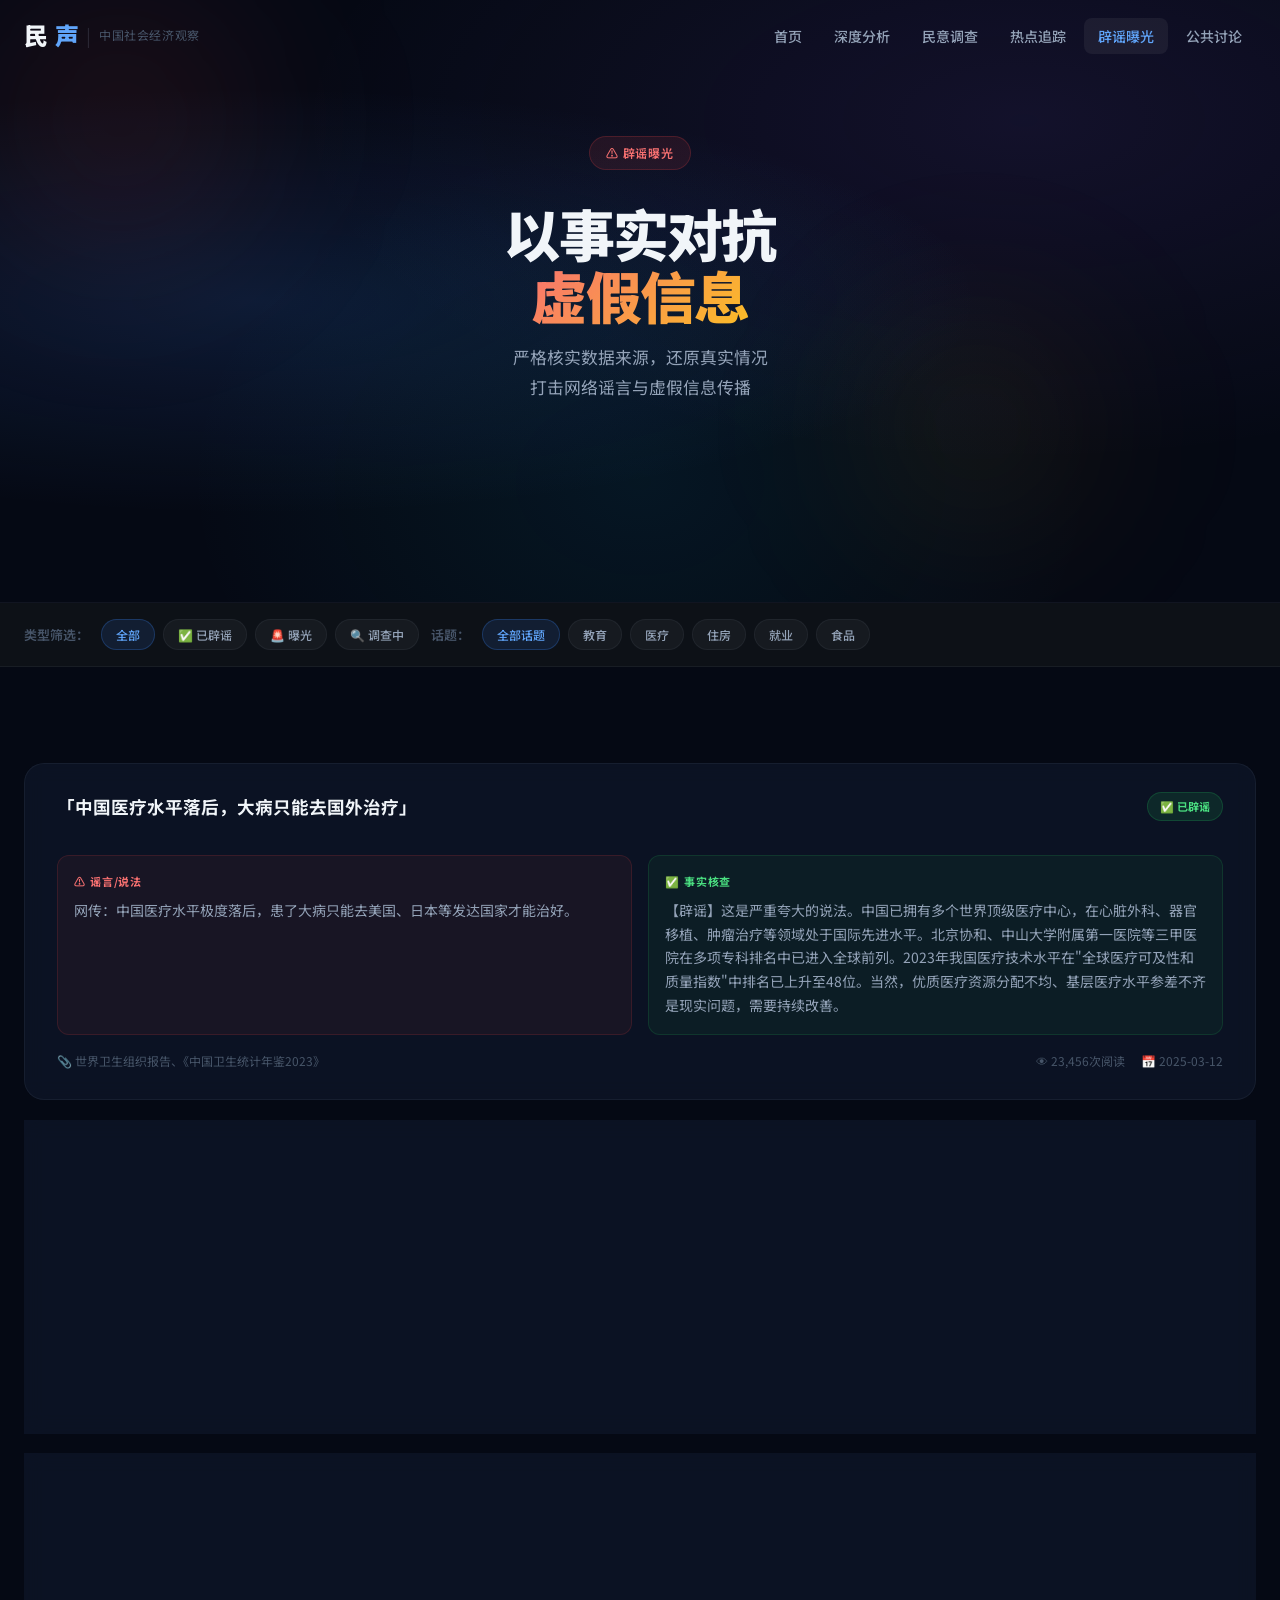
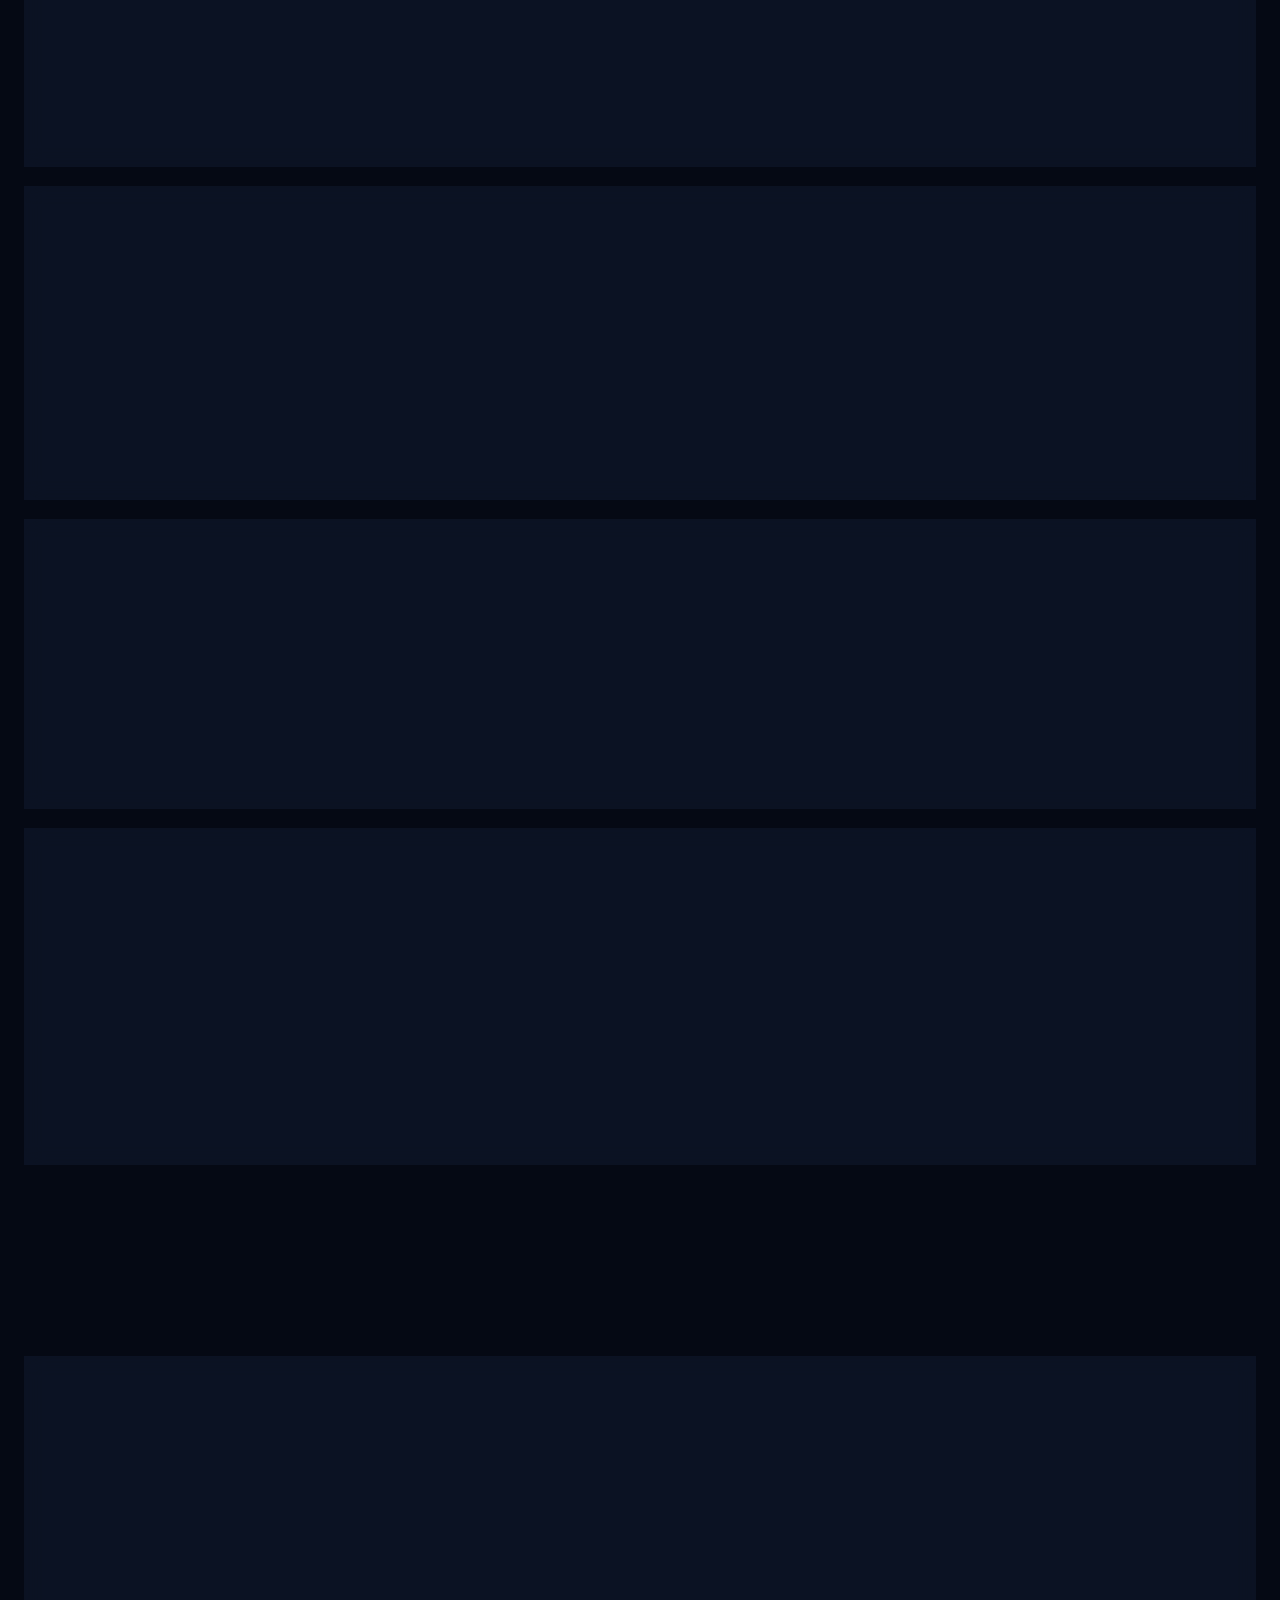
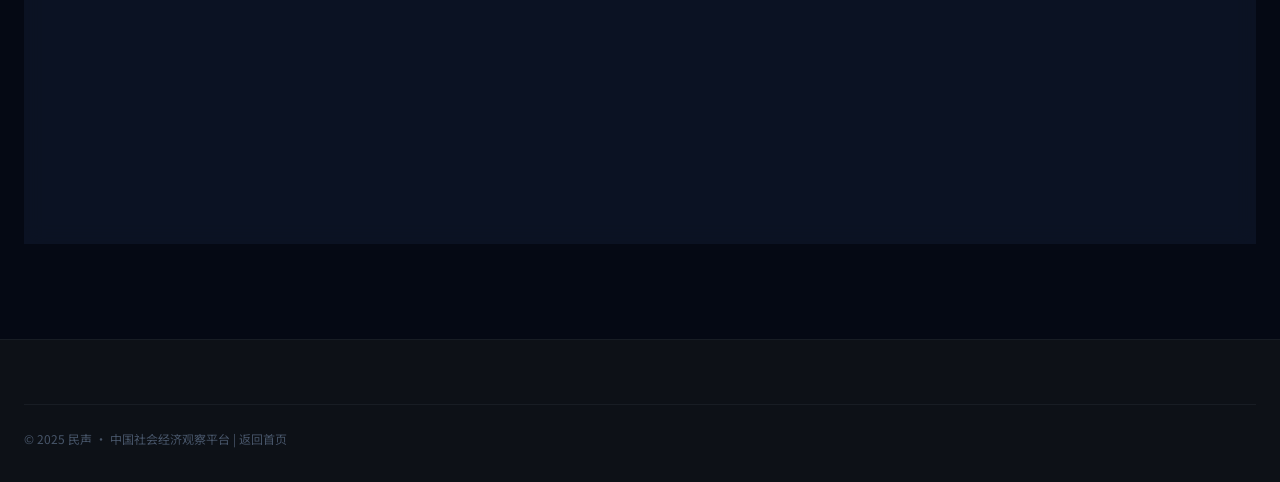
<file: debunk.html>
<!DOCTYPE html>
<html lang="zh-CN">
<head>
  <meta charset="UTF-8">
  <meta name="viewport" content="width=device-width, initial-scale=1.0">
  <title>辟谣曝光 | 民声 · 中国社会经济观察平台</title>
  <link rel="preconnect" href="https://fonts.googleapis.com">
  <link rel="preconnect" href="https://fonts.gstatic.com" crossorigin>
  <link href="https://fonts.googleapis.com/css2?family=Noto+Sans+SC:wght@300;400;500;700;900&display=swap" rel="stylesheet">
  <link rel="stylesheet" href="css/style.css">
</head>
<body>

<nav class="navbar" id="navbar">
  <div class="nav-container">
    <a href="index.html" class="nav-logo">
      <span class="logo-char">民</span><span class="logo-char accent">声</span>
      <span class="logo-divider">|</span>
      <span class="logo-sub">中国社会经济观察</span>
    </a>
    <ul class="nav-links" id="navLinks">
      <li><a href="index.html">首页</a></li>
      <li><a href="analysis.html">深度分析</a></li>
      <li><a href="polls.html">民意调查</a></li>
      <li><a href="trends.html">热点追踪</a></li>
      <li><a href="debunk.html" class="active">辟谣曝光</a></li>
      <li><a href="discuss.html">公共讨论</a></li>
    </ul>
    <button class="nav-toggle" id="navToggle"><span></span><span></span><span></span></button>
  </div>
</nav>

<section class="page-hero debunk-hero">
  <div class="page-hero-bg">
    <div class="hero-orb orb-red-1"></div>
    <div class="hero-orb orb-red-2"></div>
  </div>
  <div class="container">
    <div class="page-hero-content">
      <span class="section-tag warning-tag">⚠️ 辟谣曝光</span>
      <h1>以事实对抗<br><span class="gradient-text-red">虚假信息</span></h1>
      <p>严格核实数据来源，还原真实情况<br>打击网络谣言与虚假信息传播</p>
    </div>
    <div class="debunk-meta-bar">
      <div class="dmb-item green">
        <span class="dmb-icon">✅</span>
        <span class="dmb-num" id="debunkedCount">0</span>
        <span>已辟谣</span>
      </div>
      <div class="dmb-item red">
        <span class="dmb-icon">🚨</span>
        <span class="dmb-num" id="exposedCount">0</span>
        <span>已曝光</span>
      </div>
      <div class="dmb-item amber">
        <span class="dmb-icon">🔍</span>
        <span class="dmb-num" id="investigatingCount">0</span>
        <span>调查中</span>
      </div>
    </div>
  </div>
</section>

<!-- Filter -->
<div class="filter-bar">
  <div class="container">
    <div class="filter-group">
      <span class="filter-label">类型筛选：</span>
      <div class="filter-tags" id="debunkFilter">
        <button class="filter-tag active" data-type="all">全部</button>
        <button class="filter-tag green-tag" data-type="debunked">✅ 已辟谣</button>
        <button class="filter-tag red-tag" data-type="exposed">🚨 曝光</button>
        <button class="filter-tag amber-tag" data-type="investigating">🔍 调查中</button>
      </div>
      <div class="filter-group">
        <span class="filter-label">话题：</span>
        <div class="filter-tags">
          <button class="filter-tag active" data-cat="all">全部话题</button>
          <button class="filter-tag" data-cat="education">教育</button>
          <button class="filter-tag" data-cat="healthcare">医疗</button>
          <button class="filter-tag" data-cat="housing">住房</button>
          <button class="filter-tag" data-cat="employment">就业</button>
          <button class="filter-tag" data-cat="food">食品</button>
        </div>
      </div>
    </div>
  </div>
</div>

<!-- Debunk List -->
<section class="section">
  <div class="container">
    <div class="debunk-full-list" id="debunkFullList"></div>
  </div>
</section>

<!-- Submit Report -->
<section class="section">
  <div class="container">
    <div class="report-card">
      <div class="report-header">
        <span class="report-icon">📢</span>
        <div>
          <h3>举报虚假信息</h3>
          <p>发现社会经济相关的谣言或虚假报道？请提交线索，我们将认真核实</p>
        </div>
      </div>
      <div class="report-form">
        <div class="report-form-row">
          <div class="form-group">
            <label>谣言/虚假信息内容</label>
            <textarea id="reportContent" placeholder="请描述您发现的谣言或虚假信息内容..." rows="3"></textarea>
          </div>
          <div class="form-group">
            <label>来源/传播渠道</label>
            <input type="text" id="reportSource" placeholder="如：微信群、微博、抖音等">
          </div>
        </div>
        <div class="report-form-row">
          <div class="form-group">
            <label>涉及话题</label>
            <select id="reportTopic">
              <option value="">请选择</option>
              <option>教育</option>
              <option>医疗</option>
              <option>住房</option>
              <option>就业</option>
              <option>食品安全</option>
              <option>养老</option>
              <option>科技</option>
              <option>其他</option>
            </select>
          </div>
          <div class="form-group">
            <label>您的联系方式（可选，用于跟进核实）</label>
            <input type="text" id="reportContact" placeholder="邮箱或其他联系方式">
          </div>
        </div>
        <button class="btn btn-danger" onclick="submitReport()">提交举报</button>
        <div id="reportFeedback" class="suggest-feedback hidden"></div>
      </div>
    </div>
  </div>
</section>

<footer class="footer">
  <div class="container">
    <div class="footer-bottom">
      <p>© 2025 民声 · 中国社会经济观察平台 | <a href="index.html">返回首页</a></p>
    </div>
  </div>
</footer>

<button class="back-to-top" id="backToTop">↑</button>

<script src="js/main.js"></script>
<script src="js/polls.js"></script>
<script>
document.addEventListener('DOMContentLoaded', function() {
  renderDebunkList();
  setupDebunkFilter();
});

function setupDebunkFilter() {
  document.querySelectorAll('#debunkFilter .filter-tag').forEach(btn => {
    btn.addEventListener('click', function() {
      document.querySelectorAll('#debunkFilter .filter-tag').forEach(b => b.classList.remove('active'));
      this.classList.add('active');
      filterDebunkList(this.dataset.type);
    });
  });
}

function filterDebunkList(type) {
  document.querySelectorAll('.debunk-item-full').forEach(item => {
    item.style.display = (type === 'all' || item.dataset.type === type) ? '' : 'none';
  });
}

function submitReport() {
  const content = document.getElementById('reportContent').value.trim();
  if (!content) { alert('请填写谣言内容'); return; }
  const feedback = document.getElementById('reportFeedback');
  feedback.innerHTML = '✅ <strong>感谢您的举报！</strong>我们将认真核实您提供的线索，情况属实将在本页发布辟谣信息。';
  feedback.classList.remove('hidden');
  document.getElementById('reportContent').value = '';
  document.getElementById('reportSource').value = '';
  setTimeout(() => feedback.classList.add('hidden'), 8000);
}
</script>
</body>
</html>
</file>
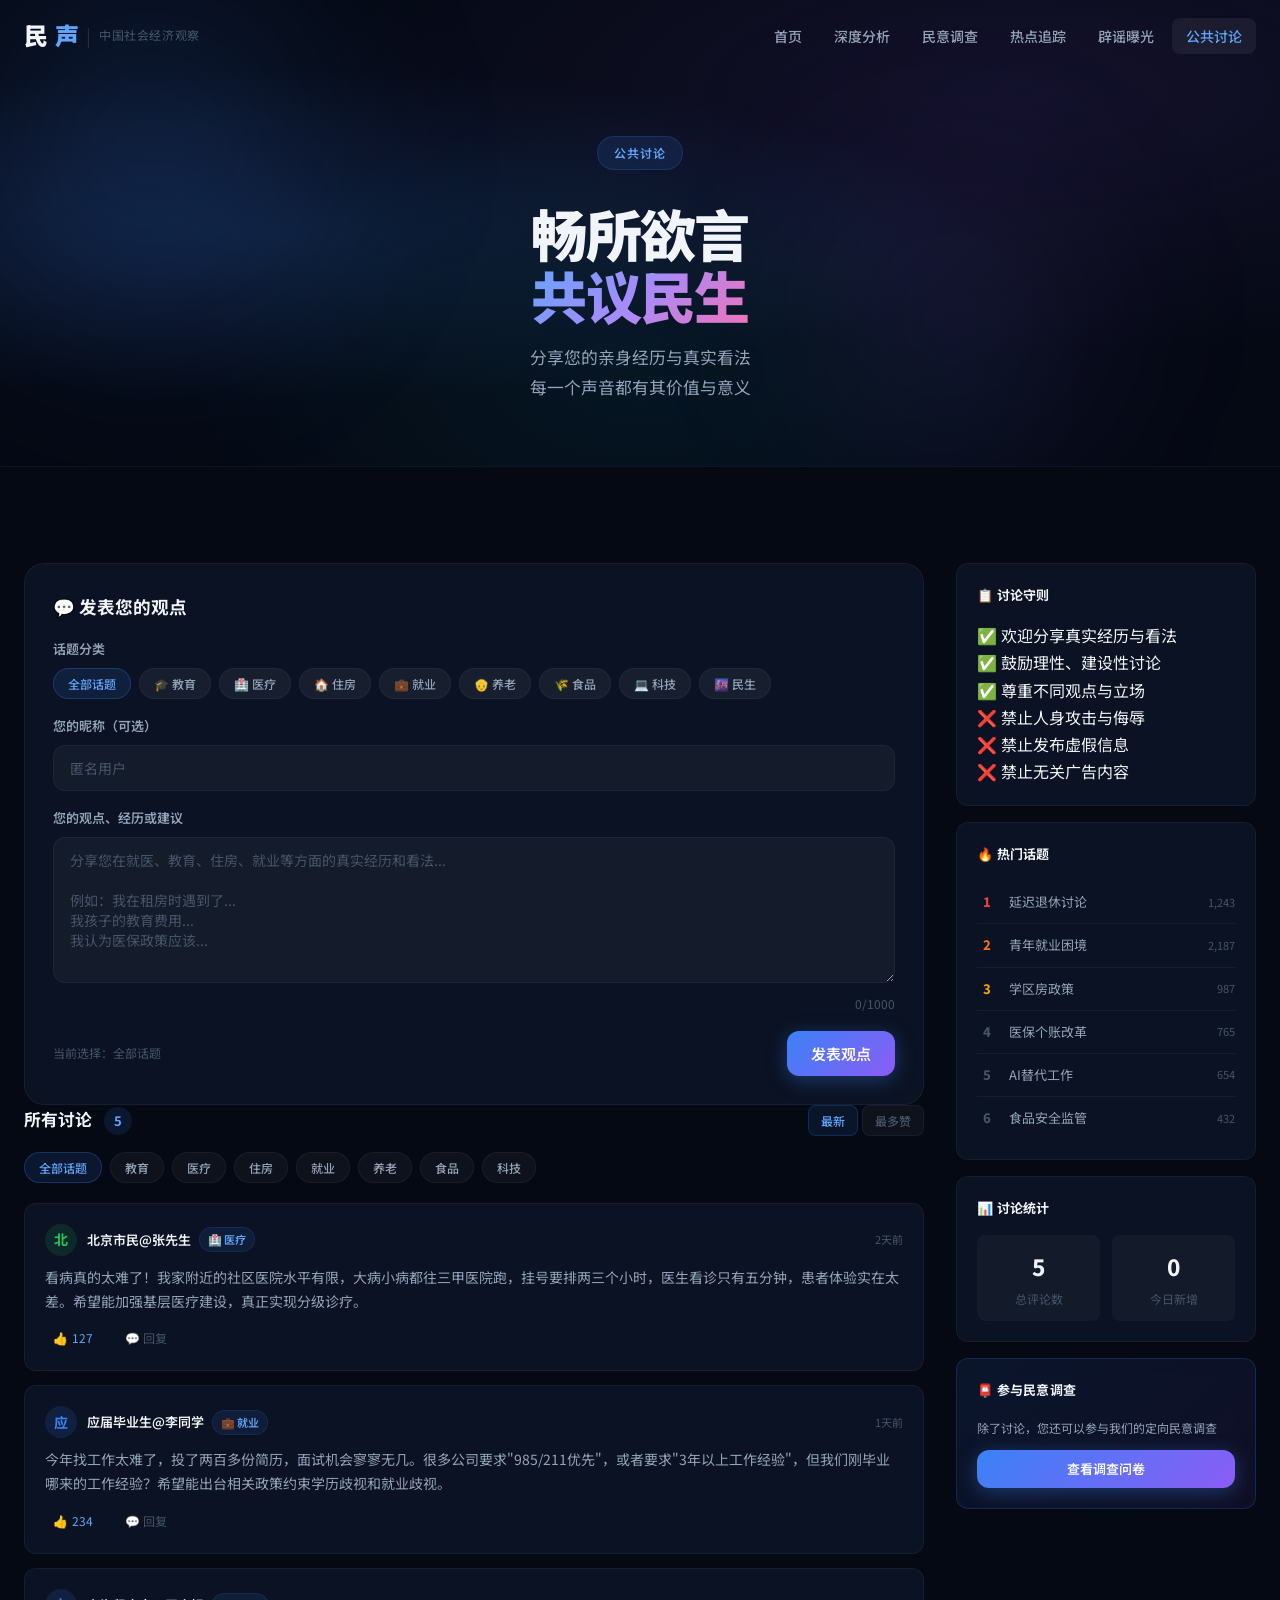
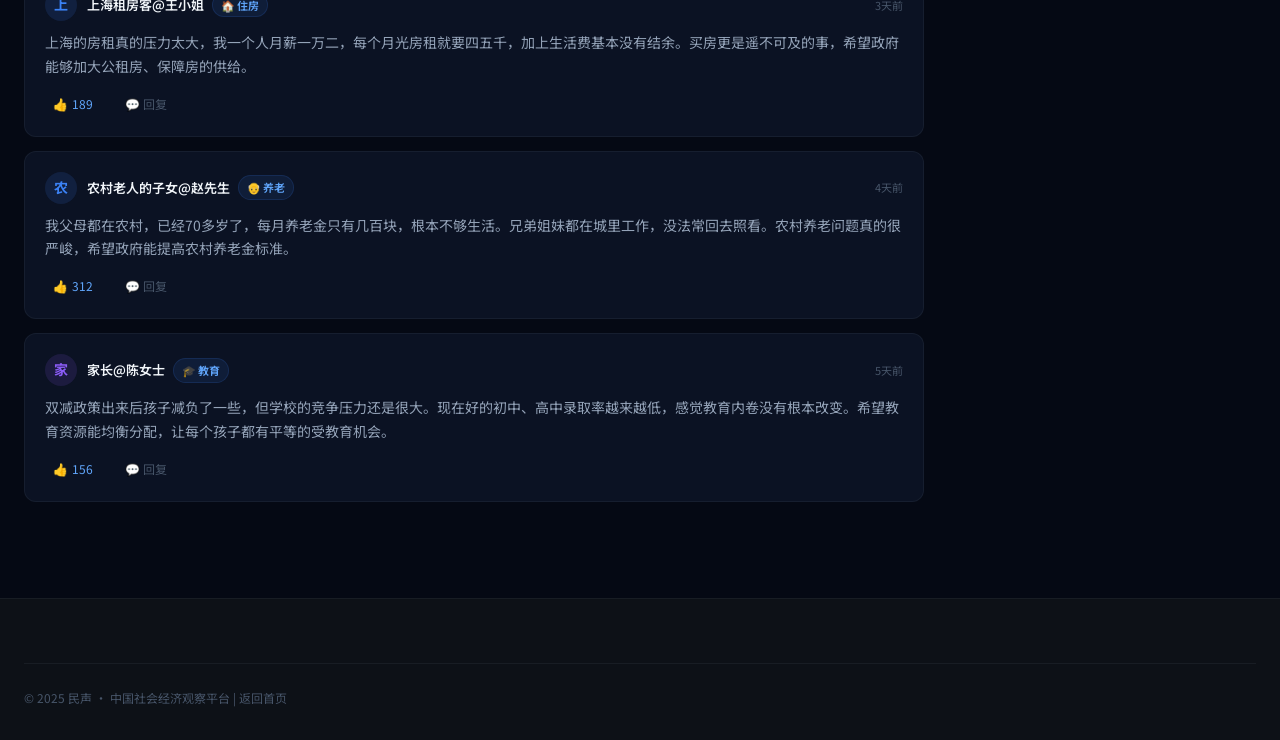
<file: discuss.html>
<!DOCTYPE html>
<html lang="zh-CN">
<head>
  <meta charset="UTF-8">
  <meta name="viewport" content="width=device-width, initial-scale=1.0">
  <title>公共讨论 | 民声 · 中国社会经济观察平台</title>
  <link rel="preconnect" href="https://fonts.googleapis.com">
  <link rel="preconnect" href="https://fonts.gstatic.com" crossorigin>
  <link href="https://fonts.googleapis.com/css2?family=Noto+Sans+SC:wght@300;400;500;700;900&display=swap" rel="stylesheet">
  <link rel="stylesheet" href="css/style.css">
</head>
<body>

<nav class="navbar" id="navbar">
  <div class="nav-container">
    <a href="index.html" class="nav-logo">
      <span class="logo-char">民</span><span class="logo-char accent">声</span>
      <span class="logo-divider">|</span>
      <span class="logo-sub">中国社会经济观察</span>
    </a>
    <ul class="nav-links" id="navLinks">
      <li><a href="index.html">首页</a></li>
      <li><a href="analysis.html">深度分析</a></li>
      <li><a href="polls.html">民意调查</a></li>
      <li><a href="trends.html">热点追踪</a></li>
      <li><a href="debunk.html">辟谣曝光</a></li>
      <li><a href="discuss.html" class="active">公共讨论</a></li>
    </ul>
    <button class="nav-toggle" id="navToggle"><span></span><span></span><span></span></button>
  </div>
</nav>

<section class="page-hero">
  <div class="page-hero-bg">
    <div class="hero-orb orb-1"></div>
    <div class="hero-orb orb-2"></div>
  </div>
  <div class="container">
    <div class="page-hero-content">
      <span class="section-tag">公共讨论</span>
      <h1>畅所欲言<br><span class="gradient-text">共议民生</span></h1>
      <p>分享您的亲身经历与真实看法<br>每一个声音都有其价值与意义</p>
    </div>
  </div>
</section>

<!-- Post Form -->
<section class="section">
  <div class="container">
    <div class="discuss-page-layout">
      <!-- Main Content -->
      <div class="discuss-main">
        <!-- Post Form -->
        <div class="discuss-form-card">
          <h3>💬 发表您的观点</h3>
          <div class="form-group">
            <label>话题分类</label>
            <div class="topic-chips" id="topicChips">
              <button class="chip active" data-topic="all">全部话题</button>
              <button class="chip" data-topic="education">🎓 教育</button>
              <button class="chip" data-topic="healthcare">🏥 医疗</button>
              <button class="chip" data-topic="housing">🏠 住房</button>
              <button class="chip" data-topic="employment">💼 就业</button>
              <button class="chip" data-topic="elderly">👴 养老</button>
              <button class="chip" data-topic="food">🌾 食品</button>
              <button class="chip" data-topic="technology">💻 科技</button>
              <button class="chip" data-topic="livelihood">🌆 民生</button>
            </div>
          </div>
          <div class="form-group">
            <label>您的昵称（可选）</label>
            <input type="text" id="commentNickname" placeholder="匿名用户" maxlength="20">
          </div>
          <div class="form-group">
            <label>您的观点、经历或建议</label>
            <textarea id="commentContent" placeholder="分享您在就医、教育、住房、就业等方面的真实经历和看法...&#10;&#10;例如：我在租房时遇到了...&#10;我孩子的教育费用...&#10;我认为医保政策应该..." rows="6" maxlength="1000"></textarea>
            <div class="char-count"><span id="charCount">0</span>/1000</div>
          </div>
          <div class="form-actions">
            <div class="selected-topic-display" id="selectedTopicDisplay">当前选择：全部话题</div>
            <button class="btn btn-primary" onclick="submitComment()">发表观点</button>
          </div>
          <div id="commentFeedback" class="suggest-feedback hidden"></div>
        </div>

        <!-- Comments List -->
        <div class="comments-header">
          <h3>所有讨论 <span id="commentsCount" class="comments-count">0</span></h3>
          <div class="sort-options">
            <button class="sort-btn active" data-sort="recent">最新</button>
            <button class="sort-btn" data-sort="likes">最多赞</button>
          </div>
        </div>
        <!-- Category filter for comments -->
        <div class="filter-bar-inline">
          <div class="filter-tags" id="commentsCatFilter">
            <button class="filter-tag active" data-cat="all">全部话题</button>
            <button class="filter-tag" data-cat="education">教育</button>
            <button class="filter-tag" data-cat="healthcare">医疗</button>
            <button class="filter-tag" data-cat="housing">住房</button>
            <button class="filter-tag" data-cat="employment">就业</button>
            <button class="filter-tag" data-cat="elderly">养老</button>
            <button class="filter-tag" data-cat="food">食品</button>
            <button class="filter-tag" data-cat="technology">科技</button>
          </div>
        </div>
        <div class="comments-list" id="commentsList"></div>
      </div>

      <!-- Sidebar -->
      <aside class="discuss-sidebar">
        <div class="sidebar-card">
          <h4>📋 讨论守则</h4>
          <ul class="rules-list">
            <li>✅ 欢迎分享真实经历与看法</li>
            <li>✅ 鼓励理性、建设性讨论</li>
            <li>✅ 尊重不同观点与立场</li>
            <li>❌ 禁止人身攻击与侮辱</li>
            <li>❌ 禁止发布虚假信息</li>
            <li>❌ 禁止无关广告内容</li>
          </ul>
        </div>
        <div class="sidebar-card">
          <h4>🔥 热门话题</h4>
          <div class="hot-topics-list" id="hotTopicsList"></div>
        </div>
        <div class="sidebar-card">
          <h4>📊 讨论统计</h4>
          <div class="discuss-stats">
            <div class="ds-item">
              <span class="ds-num" id="totalComments">0</span>
              <span>总评论数</span>
            </div>
            <div class="ds-item">
              <span class="ds-num" id="todayComments">0</span>
              <span>今日新增</span>
            </div>
          </div>
        </div>
        <div class="sidebar-card cta-card">
          <h4>📮 参与民意调查</h4>
          <p>除了讨论，您还可以参与我们的定向民意调查</p>
          <a href="polls.html" class="btn btn-primary btn-sm btn-full">查看调查问卷</a>
        </div>
      </aside>
    </div>
  </div>
</section>

<footer class="footer">
  <div class="container">
    <div class="footer-bottom">
      <p>© 2025 民声 · 中国社会经济观察平台 | <a href="index.html">返回首页</a></p>
    </div>
  </div>
</footer>

<button class="back-to-top" id="backToTop">↑</button>

<script src="js/main.js"></script>
<script src="js/polls.js"></script>
<script>
let selectedTopic = 'all';
let sortMode = 'recent';

document.addEventListener('DOMContentLoaded', function() {
  renderAllComments();
  setupDiscussPage();
  updateDiscussStats();
  renderHotTopics();
});

function setupDiscussPage() {
  // Topic chips
  document.querySelectorAll('#topicChips .chip').forEach(chip => {
    chip.addEventListener('click', function() {
      document.querySelectorAll('#topicChips .chip').forEach(c => c.classList.remove('active'));
      this.classList.add('active');
      selectedTopic = this.dataset.topic;
      const labels = { all:'全部话题', education:'🎓 教育', healthcare:'🏥 医疗', housing:'🏠 住房', employment:'💼 就业', elderly:'👴 养老', food:'🌾 食品', technology:'💻 科技', livelihood:'🌆 民生' };
      document.getElementById('selectedTopicDisplay').textContent = '当前选择：' + (labels[selectedTopic] || selectedTopic);
    });
  });

  // Comment content char count
  document.getElementById('commentContent').addEventListener('input', function() {
    document.getElementById('charCount').textContent = this.value.length;
  });

  // Sort buttons
  document.querySelectorAll('.sort-btn').forEach(btn => {
    btn.addEventListener('click', function() {
      document.querySelectorAll('.sort-btn').forEach(b => b.classList.remove('active'));
      this.classList.add('active');
      sortMode = this.dataset.sort;
      renderAllComments(sortMode);
    });
  });

  // Category filter
  document.querySelectorAll('#commentsCatFilter .filter-tag').forEach(btn => {
    btn.addEventListener('click', function() {
      document.querySelectorAll('#commentsCatFilter .filter-tag').forEach(b => b.classList.remove('active'));
      this.classList.add('active');
      filterCommentsByCategory(this.dataset.cat);
    });
  });
}

function filterCommentsByCategory(cat) {
  document.querySelectorAll('.comment-item').forEach(item => {
    item.style.display = (cat === 'all' || item.dataset.category === cat) ? '' : 'none';
  });
}

function submitComment() {
  const content = document.getElementById('commentContent').value.trim();
  if (!content) { alert('请输入您的观点'); return; }
  if (content.length < 10) { alert('内容太短，请至少输入10个字'); return; }

  const nickname = document.getElementById('commentNickname').value.trim() || '匿名用户';
  saveComment({ nickname, content, topic: selectedTopic, time: Date.now(), likes: 0 });
  document.getElementById('commentContent').value = '';
  document.getElementById('charCount').textContent = '0';

  const feedback = document.getElementById('commentFeedback');
  feedback.textContent = '✅ 评论已发布！感谢您的参与。';
  feedback.classList.remove('hidden');
  setTimeout(() => feedback.classList.add('hidden'), 3000);

  renderAllComments(sortMode);
  updateDiscussStats();
}

function updateDiscussStats() {
  const comments = getComments();
  document.getElementById('totalComments').textContent = comments.length;
  document.getElementById('commentsCount').textContent = comments.length;
  const today = new Date().toDateString();
  const todayCount = comments.filter(c => new Date(c.time).toDateString() === today).length;
  document.getElementById('todayComments').textContent = todayCount;
}

function renderHotTopics() {
  const topics = [
    { name: '延迟退休讨论', count: 1243, category: 'elderly' },
    { name: '青年就业困境', count: 2187, category: 'employment' },
    { name: '学区房政策', count: 987, category: 'education' },
    { name: '医保个账改革', count: 765, category: 'healthcare' },
    { name: 'AI替代工作', count: 654, category: 'technology' },
    { name: '食品安全监管', count: 432, category: 'food' },
  ];
  const list = document.getElementById('hotTopicsList');
  list.innerHTML = topics.map((t, i) => `
    <div class="hot-topic-item" onclick="filterCommentsByCategory('${t.category}')">
      <span class="hot-topic-rank rank-${i+1}">${i+1}</span>
      <span class="hot-topic-name">${t.name}</span>
      <span class="hot-topic-count">${t.count.toLocaleString()}</span>
    </div>
  `).join('');
}
</script>
</body>
</html>
</file>
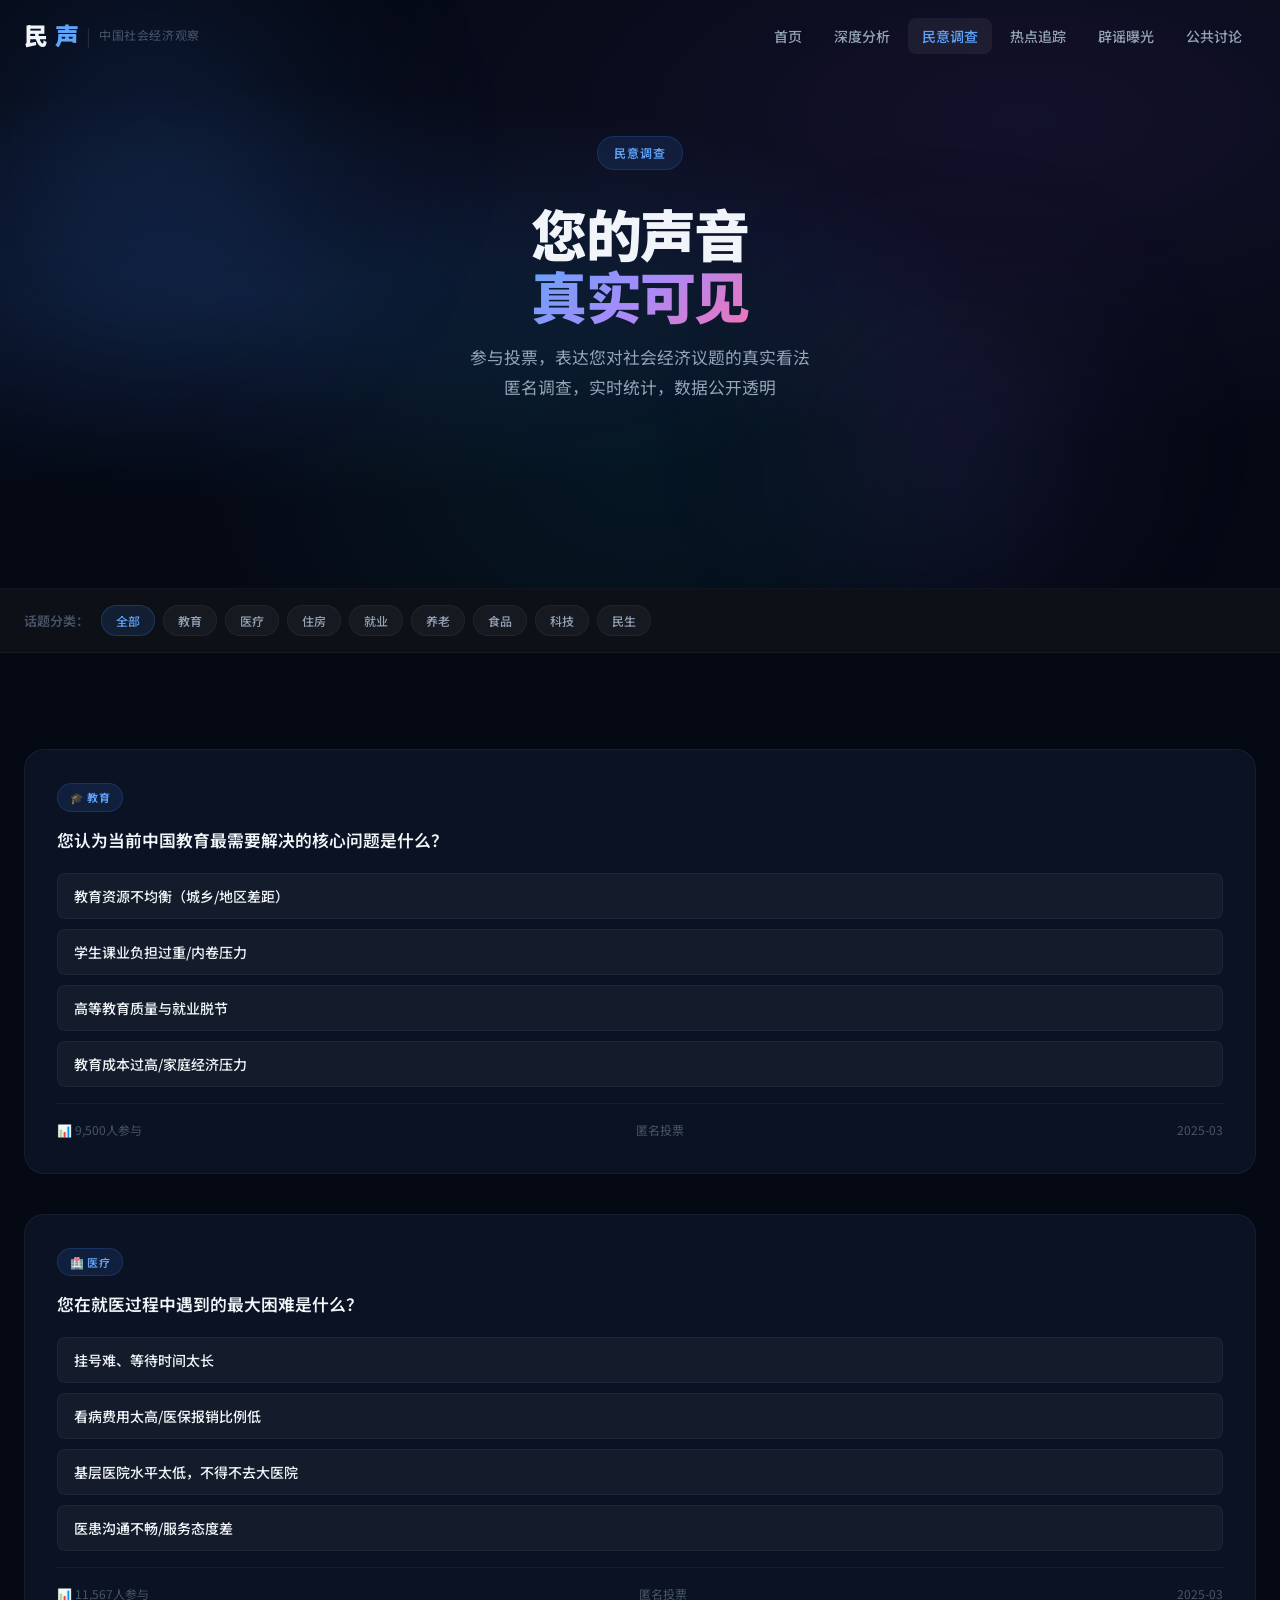
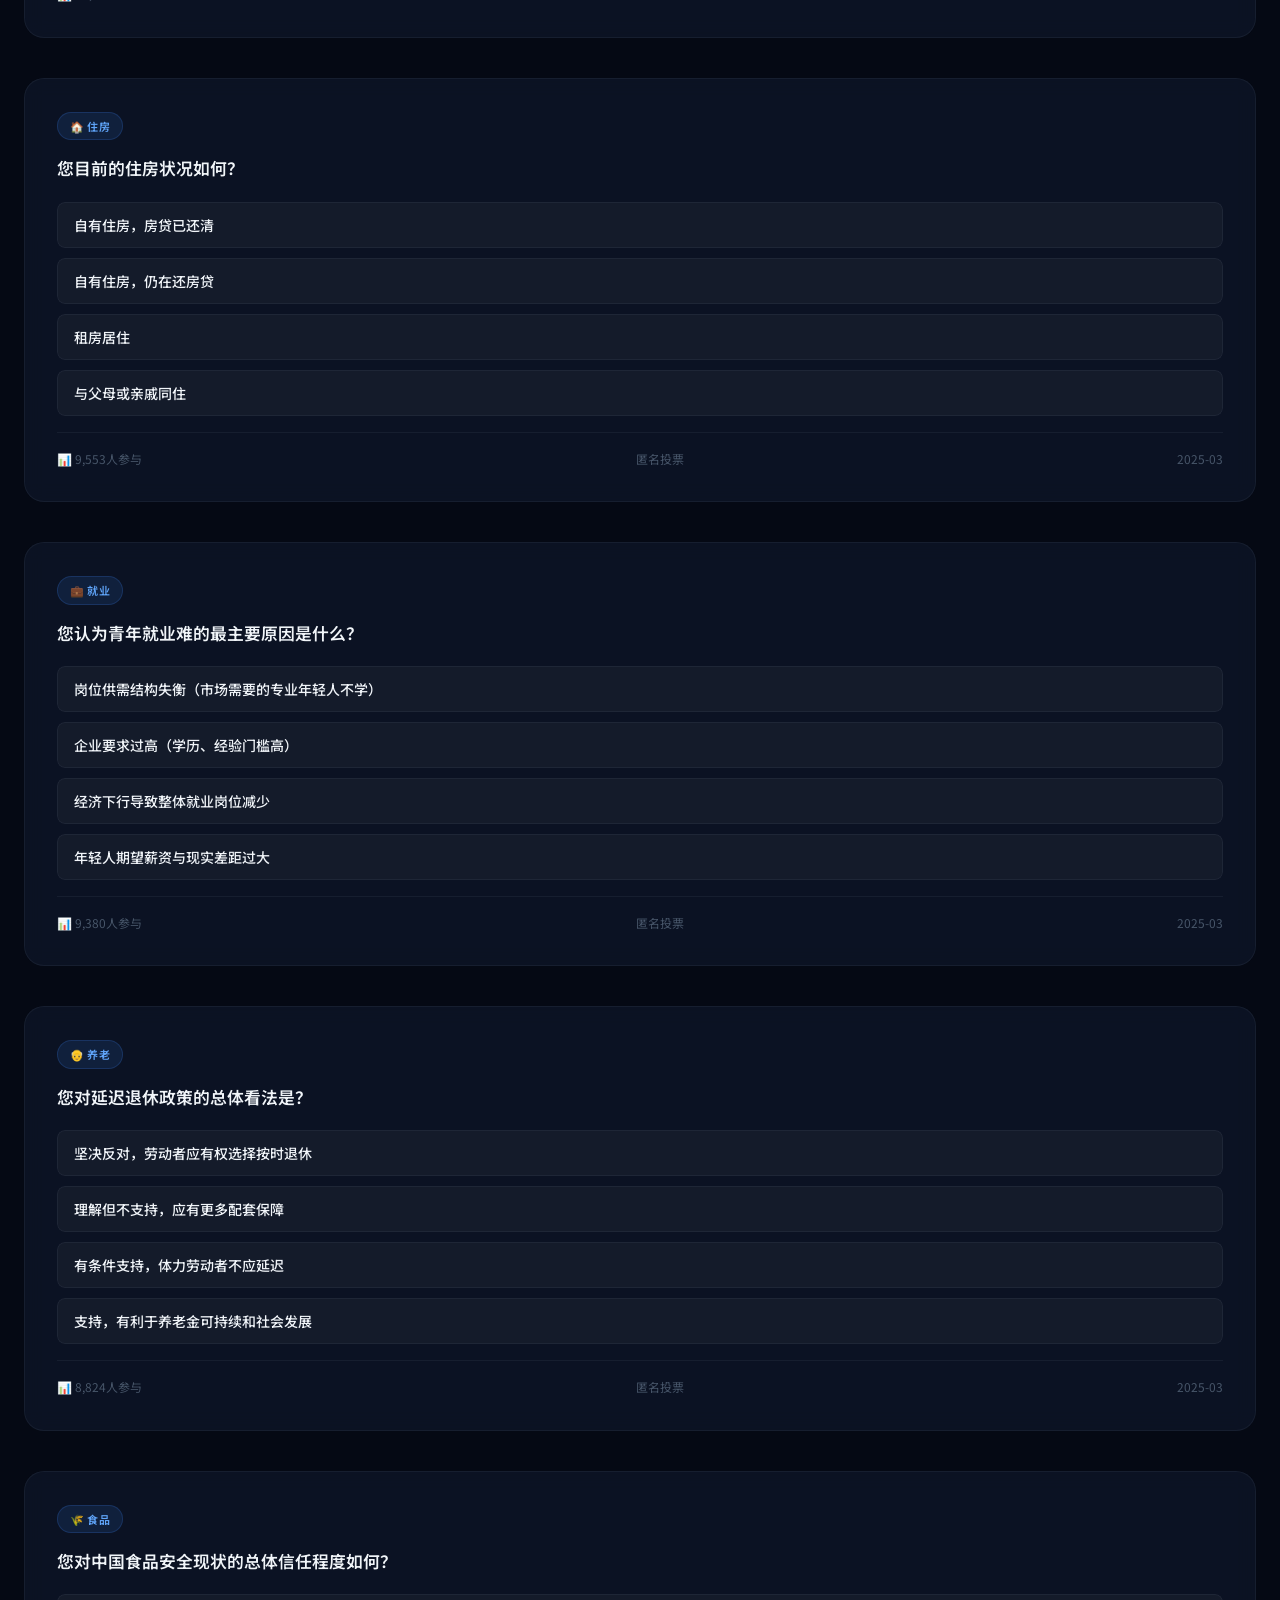
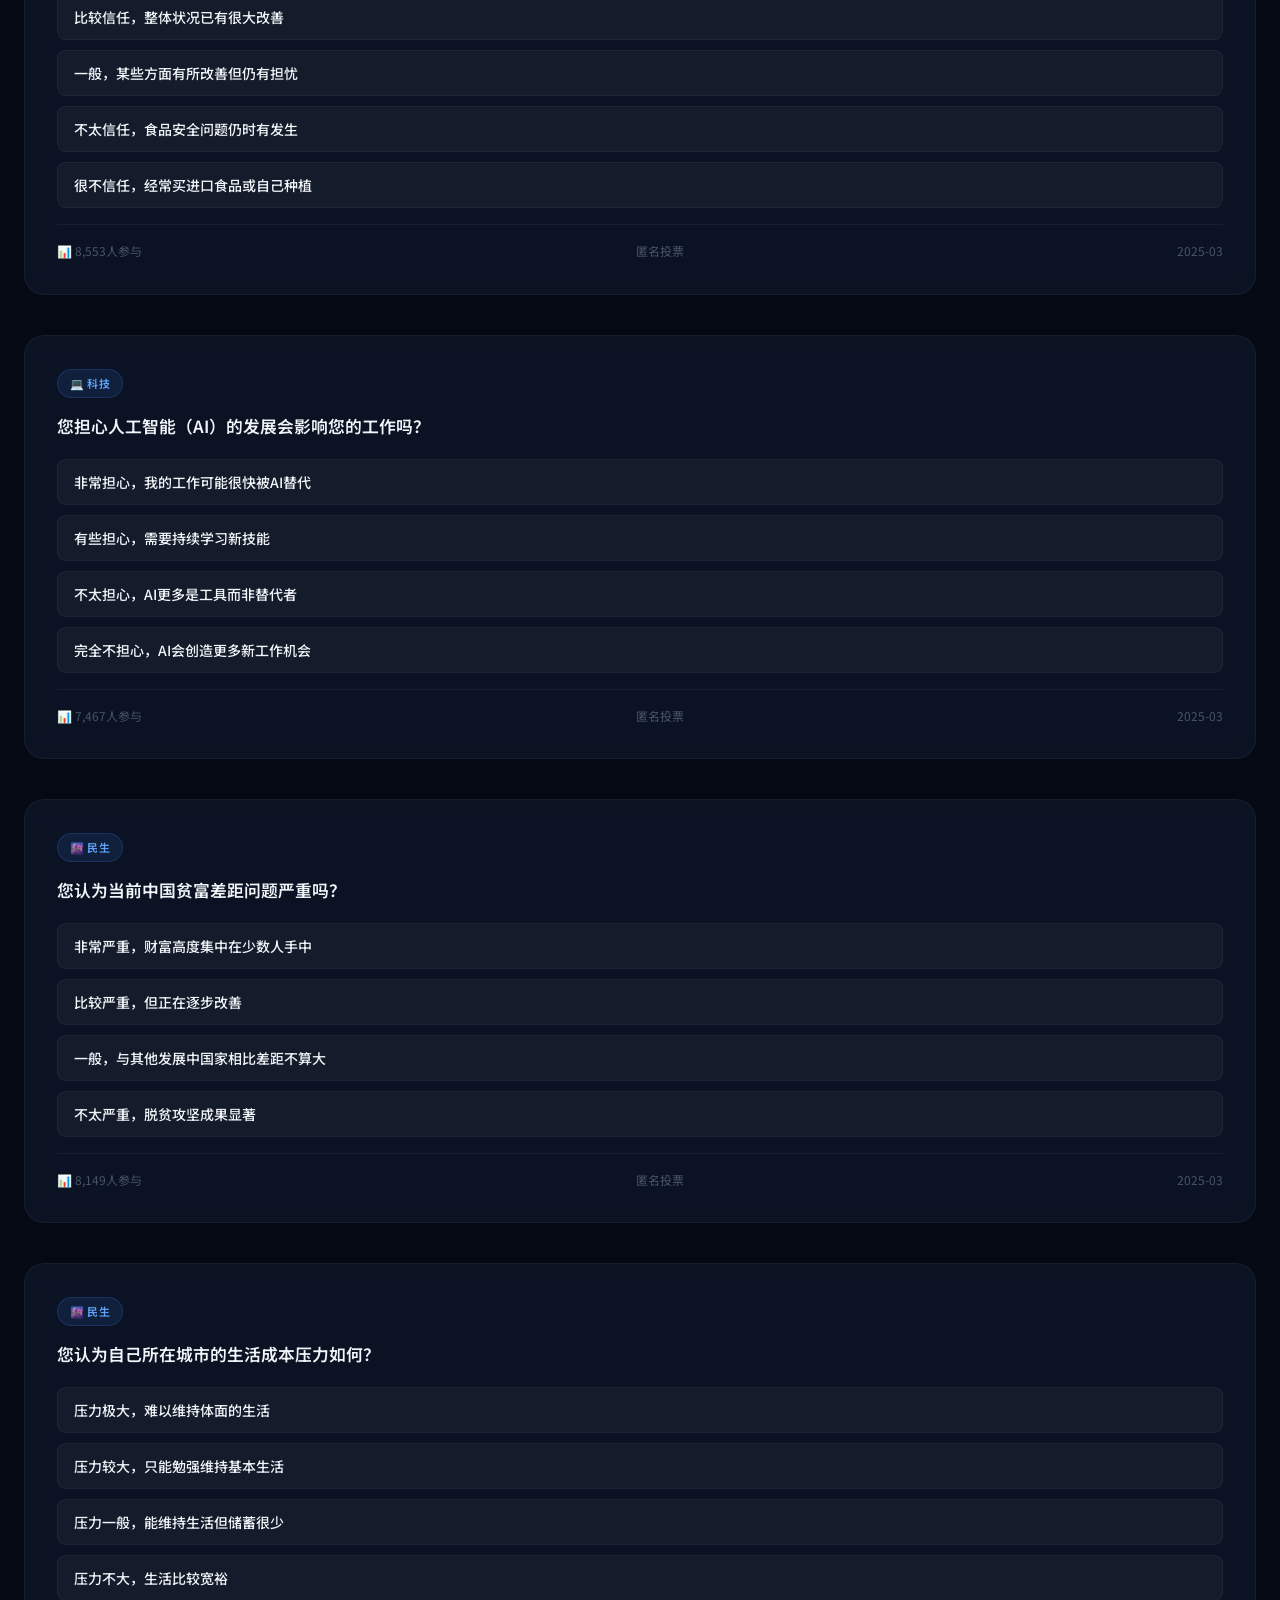
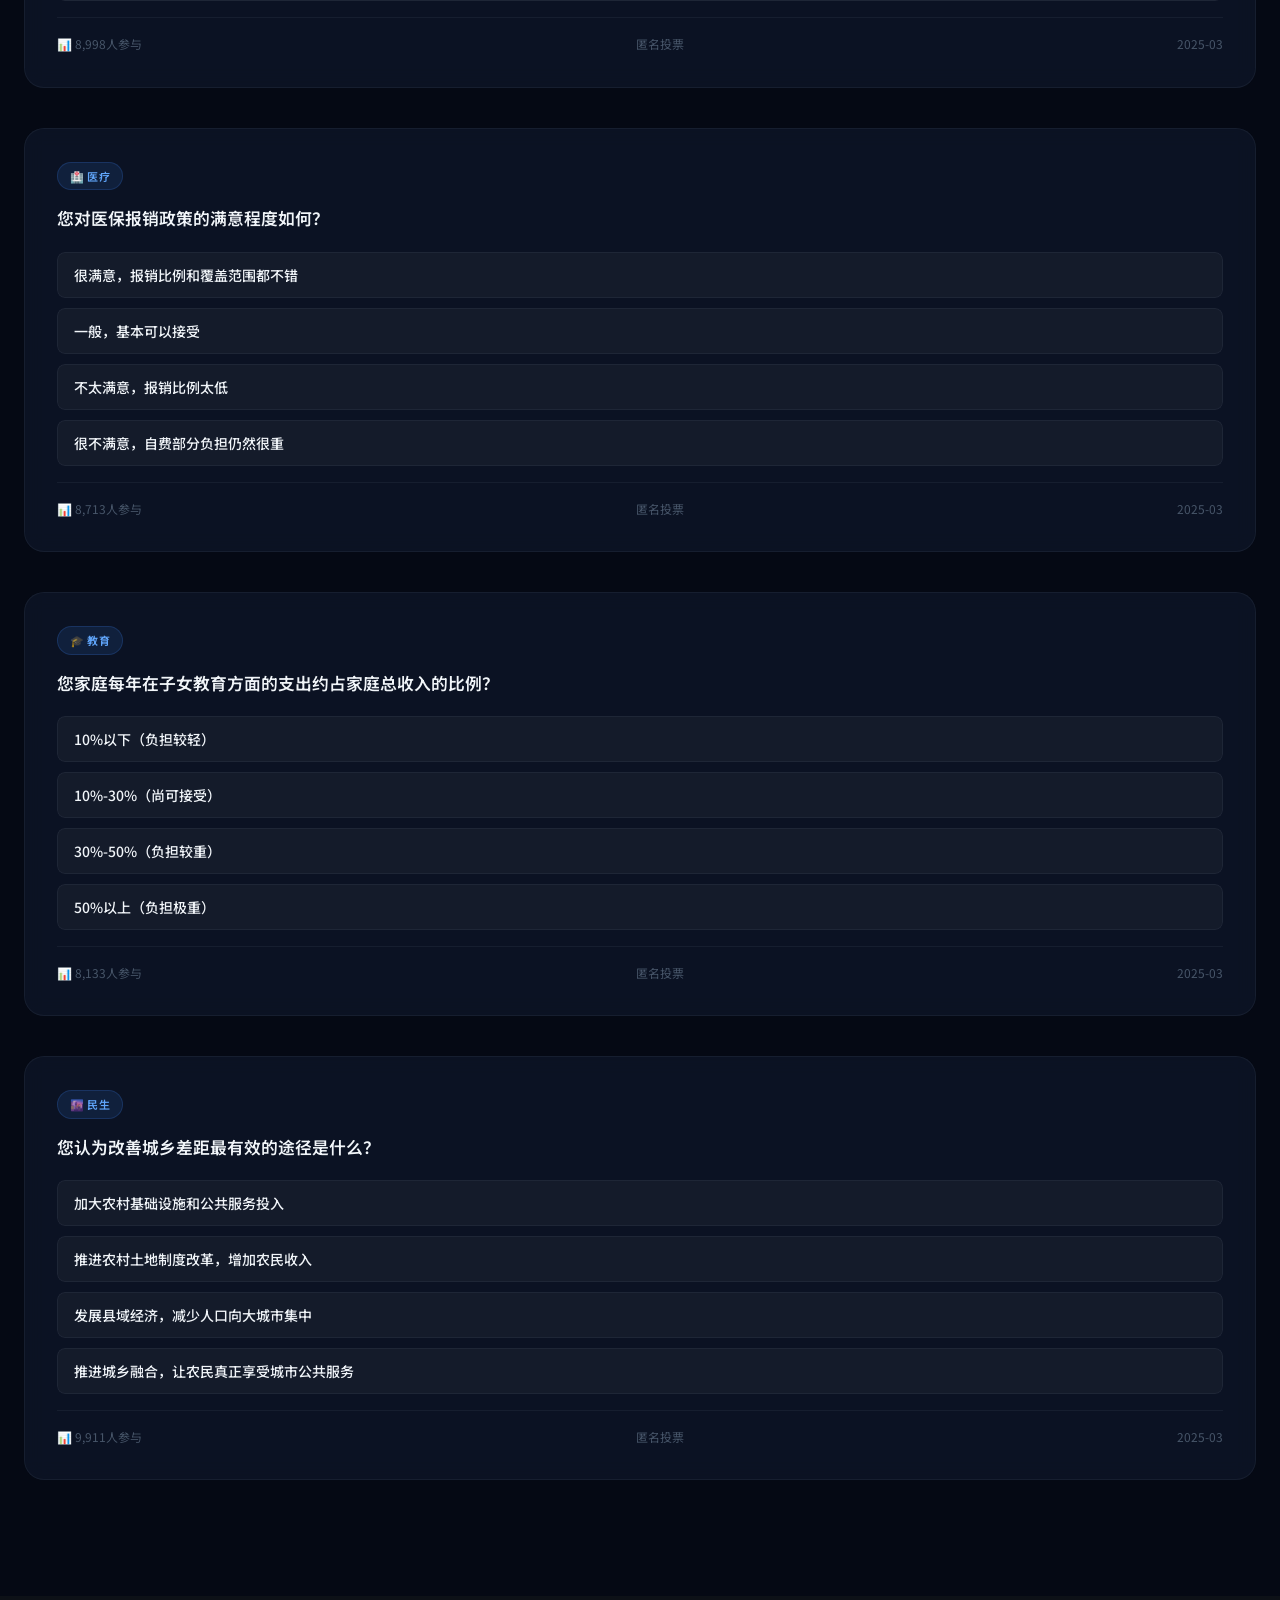
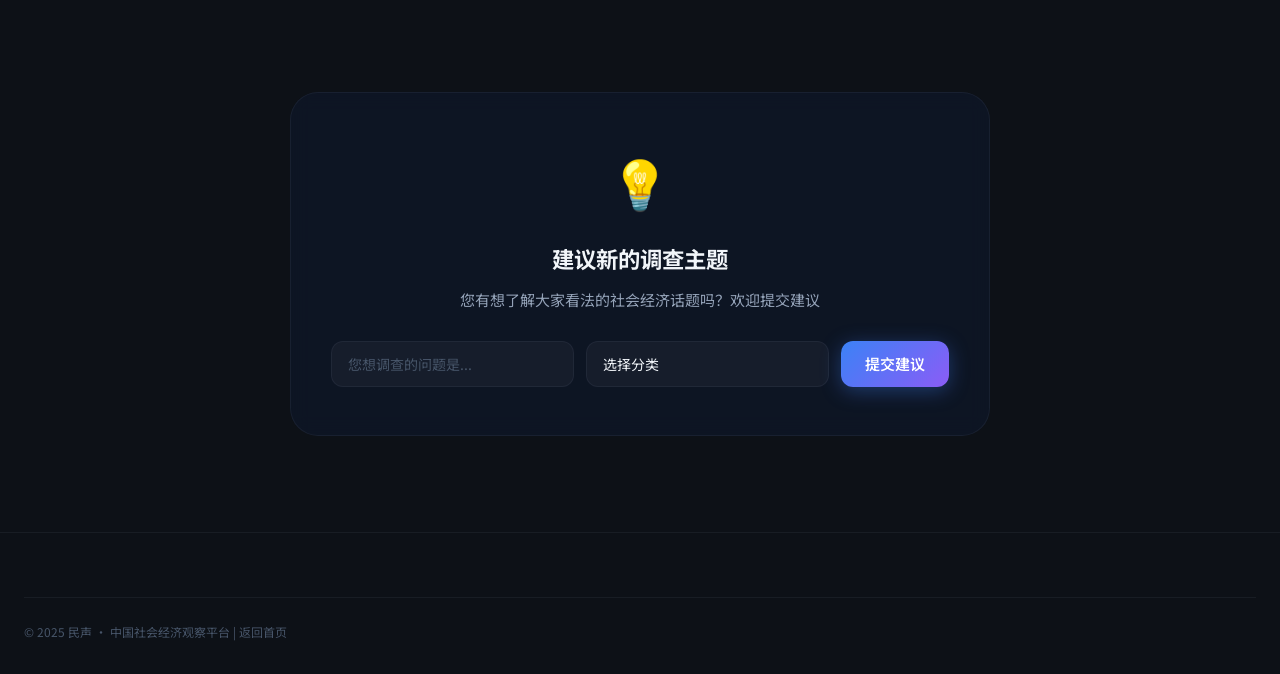
<file: polls.html>
<!DOCTYPE html>
<html lang="zh-CN">
<head>
  <meta charset="UTF-8">
  <meta name="viewport" content="width=device-width, initial-scale=1.0">
  <title>民意调查 | 民声 · 中国社会经济观察平台</title>
  <link rel="preconnect" href="https://fonts.googleapis.com">
  <link rel="preconnect" href="https://fonts.gstatic.com" crossorigin>
  <link href="https://fonts.googleapis.com/css2?family=Noto+Sans+SC:wght@300;400;500;700;900&display=swap" rel="stylesheet">
  <link rel="stylesheet" href="css/style.css">
</head>
<body>

<nav class="navbar" id="navbar">
  <div class="nav-container">
    <a href="index.html" class="nav-logo">
      <span class="logo-char">民</span><span class="logo-char accent">声</span>
      <span class="logo-divider">|</span>
      <span class="logo-sub">中国社会经济观察</span>
    </a>
    <ul class="nav-links" id="navLinks">
      <li><a href="index.html">首页</a></li>
      <li><a href="analysis.html">深度分析</a></li>
      <li><a href="polls.html" class="active">民意调查</a></li>
      <li><a href="trends.html">热点追踪</a></li>
      <li><a href="debunk.html">辟谣曝光</a></li>
      <li><a href="discuss.html">公共讨论</a></li>
    </ul>
    <button class="nav-toggle" id="navToggle"><span></span><span></span><span></span></button>
  </div>
</nav>

<section class="page-hero">
  <div class="page-hero-bg">
    <div class="hero-orb orb-1"></div>
    <div class="hero-orb orb-2"></div>
  </div>
  <div class="container">
    <div class="page-hero-content">
      <span class="section-tag">民意调查</span>
      <h1>您的声音<br><span class="gradient-text">真实可见</span></h1>
      <p>参与投票，表达您对社会经济议题的真实看法<br>匿名调查，实时统计，数据公开透明</p>
    </div>
    <div class="polls-meta">
      <div class="polls-meta-item"><span id="totalPolls">0</span><span>项调查</span></div>
      <div class="polls-meta-item"><span id="totalVotes">0</span><span>总参与人次</span></div>
      <div class="polls-meta-item"><span>实时</span><span>数据更新</span></div>
    </div>
  </div>
</section>

<!-- Filter Bar -->
<div class="filter-bar">
  <div class="container">
    <div class="filter-group">
      <span class="filter-label">话题分类：</span>
      <div class="filter-tags" id="categoryFilter">
        <button class="filter-tag active" data-cat="all">全部</button>
        <button class="filter-tag" data-cat="education">教育</button>
        <button class="filter-tag" data-cat="healthcare">医疗</button>
        <button class="filter-tag" data-cat="housing">住房</button>
        <button class="filter-tag" data-cat="employment">就业</button>
        <button class="filter-tag" data-cat="elderly">养老</button>
        <button class="filter-tag" data-cat="food">食品</button>
        <button class="filter-tag" data-cat="technology">科技</button>
        <button class="filter-tag" data-cat="livelihood">民生</button>
      </div>
    </div>
  </div>
</div>

<!-- Polls Grid -->
<section class="section">
  <div class="container">
    <div class="polls-full-grid" id="pollsFullGrid"></div>
  </div>
</section>

<!-- Submit Poll Suggestion -->
<section class="section suggest-section">
  <div class="container">
    <div class="suggest-card">
      <div class="suggest-icon">💡</div>
      <h3>建议新的调查主题</h3>
      <p>您有想了解大家看法的社会经济话题吗？欢迎提交建议</p>
      <div class="suggest-form">
        <input type="text" id="suggestTopic" placeholder="您想调查的问题是...">
        <select id="suggestCat">
          <option value="">选择分类</option>
          <option>教育</option>
          <option>医疗</option>
          <option>住房</option>
          <option>就业</option>
          <option>养老</option>
          <option>食品安全</option>
          <option>科技</option>
          <option>其他民生</option>
        </select>
        <button class="btn btn-primary" onclick="submitSuggestion()">提交建议</button>
      </div>
      <div id="suggestFeedback" class="suggest-feedback hidden"></div>
    </div>
  </div>
</section>

<footer class="footer">
  <div class="container">
    <div class="footer-bottom">
      <p>© 2025 民声 · 中国社会经济观察平台 | <a href="index.html">返回首页</a></p>
    </div>
  </div>
</footer>

<button class="back-to-top" id="backToTop">↑</button>

<script src="js/main.js"></script>
<script src="js/polls.js"></script>
<script>
document.addEventListener('DOMContentLoaded', function() {
  renderAllPolls();
  setupCategoryFilter();
  updatePollsMeta();
});

function setupCategoryFilter() {
  document.querySelectorAll('.filter-tag').forEach(btn => {
    btn.addEventListener('click', function() {
      document.querySelectorAll('.filter-tag').forEach(b => b.classList.remove('active'));
      this.classList.add('active');
      filterPollsByCategory(this.dataset.cat);
    });
  });
}

function filterPollsByCategory(cat) {
  const cards = document.querySelectorAll('.poll-card-full');
  cards.forEach(card => {
    if (cat === 'all' || card.dataset.category === cat) {
      card.style.display = '';
      card.style.animation = 'fadeInUp 0.4s ease';
    } else {
      card.style.display = 'none';
    }
  });
}

function updatePollsMeta() {
  const polls = getPollsData();
  document.getElementById('totalPolls').textContent = polls.length;
  const totalVotes = polls.reduce((sum, p) => {
    return sum + p.options.reduce((s, o) => s + (getVoteCount(p.id, o.id) || o.defaultVotes || 0), 0);
  }, 0);
  document.getElementById('totalVotes').textContent = totalVotes.toLocaleString();
}

function submitSuggestion() {
  const topic = document.getElementById('suggestTopic').value.trim();
  const cat = document.getElementById('suggestCat').value;
  if (!topic) { alert('请输入您想调查的问题'); return; }

  const feedback = document.getElementById('suggestFeedback');
  feedback.textContent = '✅ 感谢您的建议！我们将认真考虑并尽快添加相关调查。';
  feedback.classList.remove('hidden');
  document.getElementById('suggestTopic').value = '';
  setTimeout(() => feedback.classList.add('hidden'), 5000);
}
</script>
</body>
</html>
</file>
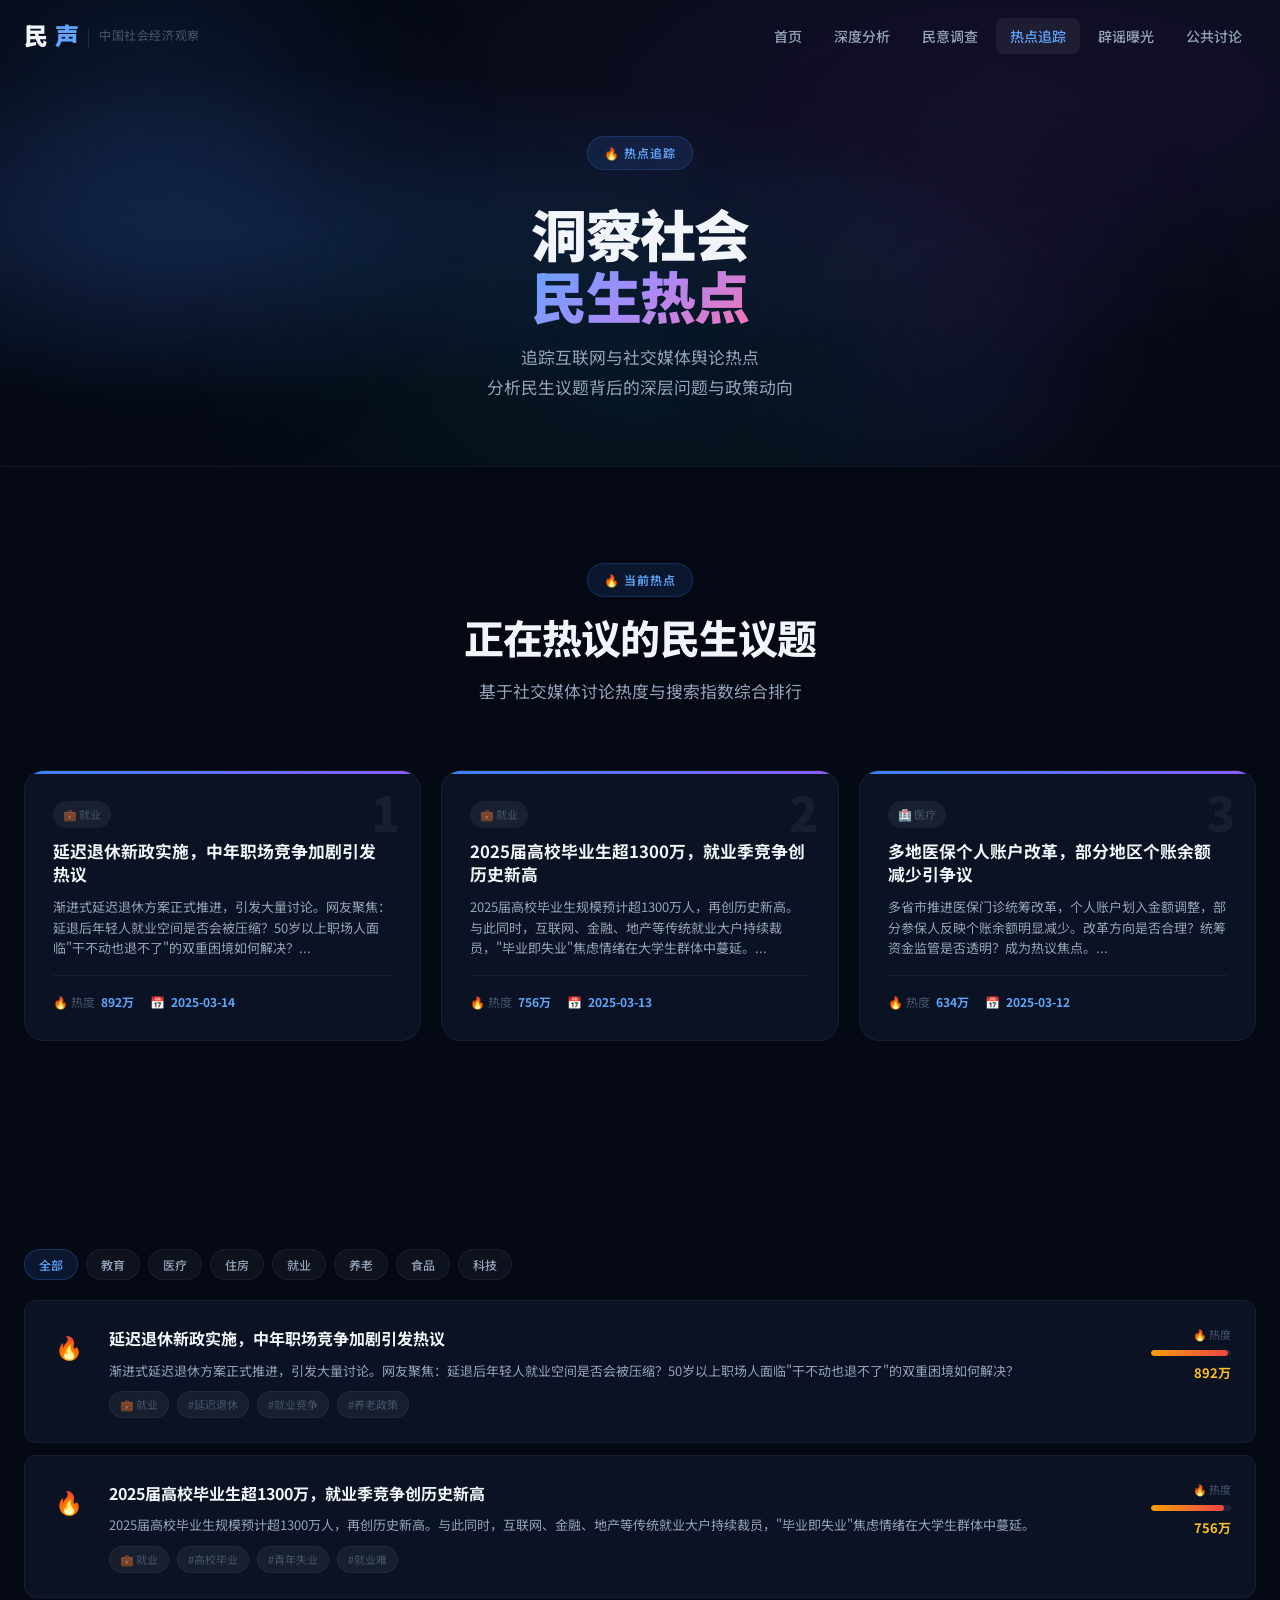
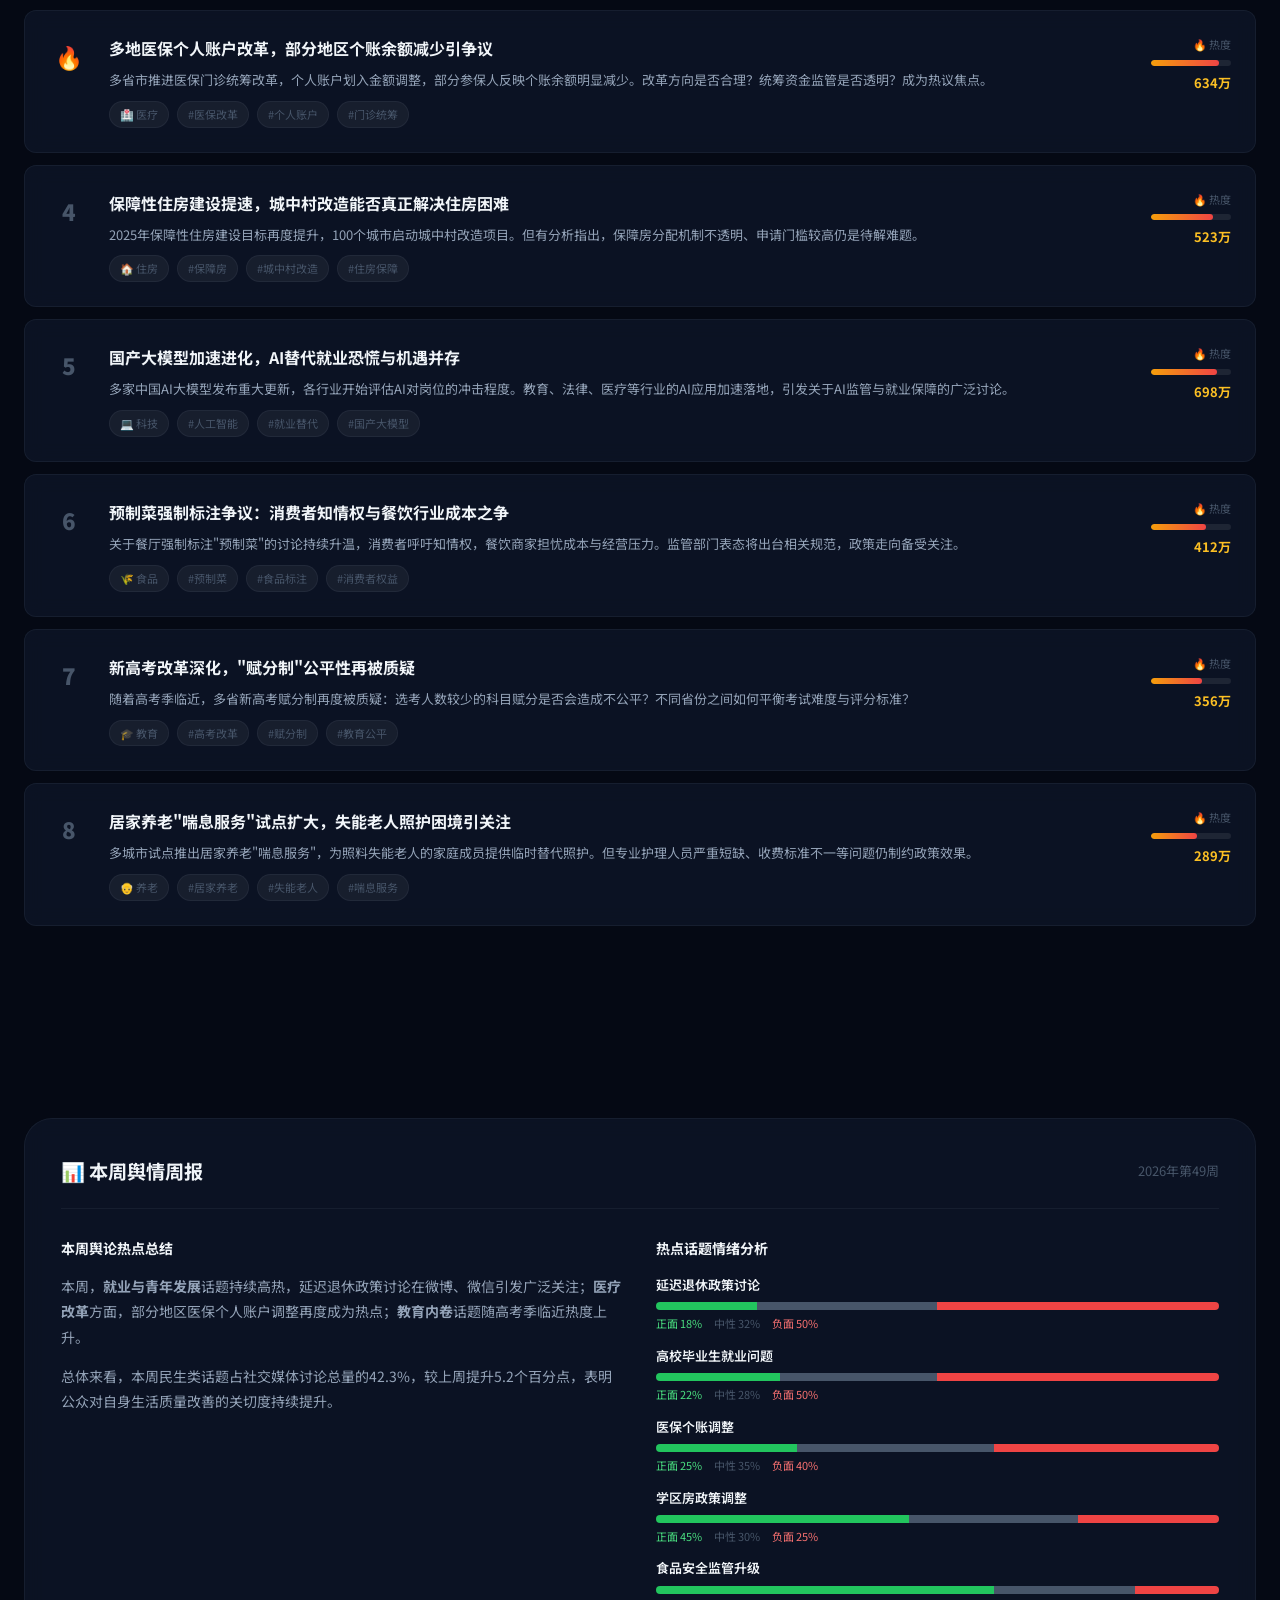
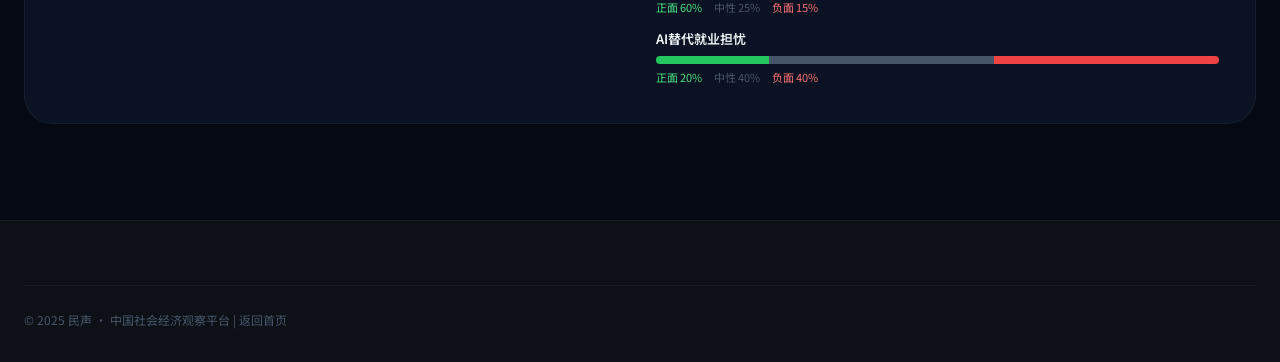
<file: trends.html>
<!DOCTYPE html>
<html lang="zh-CN">
<head>
  <meta charset="UTF-8">
  <meta name="viewport" content="width=device-width, initial-scale=1.0">
  <title>热点追踪 | 民声 · 中国社会经济观察平台</title>
  <link rel="preconnect" href="https://fonts.googleapis.com">
  <link rel="preconnect" href="https://fonts.gstatic.com" crossorigin>
  <link href="https://fonts.googleapis.com/css2?family=Noto+Sans+SC:wght@300;400;500;700;900&display=swap" rel="stylesheet">
  <link rel="stylesheet" href="css/style.css">
</head>
<body>

<nav class="navbar" id="navbar">
  <div class="nav-container">
    <a href="index.html" class="nav-logo">
      <span class="logo-char">民</span><span class="logo-char accent">声</span>
      <span class="logo-divider">|</span>
      <span class="logo-sub">中国社会经济观察</span>
    </a>
    <ul class="nav-links" id="navLinks">
      <li><a href="index.html">首页</a></li>
      <li><a href="analysis.html">深度分析</a></li>
      <li><a href="polls.html">民意调查</a></li>
      <li><a href="trends.html" class="active">热点追踪</a></li>
      <li><a href="debunk.html">辟谣曝光</a></li>
      <li><a href="discuss.html">公共讨论</a></li>
    </ul>
    <button class="nav-toggle" id="navToggle"><span></span><span></span><span></span></button>
  </div>
</nav>

<section class="page-hero">
  <div class="page-hero-bg">
    <div class="hero-orb orb-1"></div>
    <div class="hero-orb orb-2"></div>
  </div>
  <div class="container">
    <div class="page-hero-content">
      <span class="section-tag">🔥 热点追踪</span>
      <h1>洞察社会<br><span class="gradient-text">民生热点</span></h1>
      <p>追踪互联网与社交媒体舆论热点<br>分析民生议题背后的深层问题与政策动向</p>
    </div>
  </div>
</section>

<!-- Trending Now -->
<section class="section">
  <div class="container">
    <div class="section-header">
      <span class="section-tag">🔥 当前热点</span>
      <h2 class="section-title">正在热议的民生议题</h2>
      <p class="section-desc">基于社交媒体讨论热度与搜索指数综合排行</p>
    </div>
    <div class="trending-top" id="trendingTop"></div>
  </div>
</section>

<!-- All Trends -->
<section class="section">
  <div class="container">
    <div class="filter-bar-inline">
      <div class="filter-group">
        <div class="filter-tags" id="trendsFilter">
          <button class="filter-tag active" data-cat="all">全部</button>
          <button class="filter-tag" data-cat="education">教育</button>
          <button class="filter-tag" data-cat="healthcare">医疗</button>
          <button class="filter-tag" data-cat="housing">住房</button>
          <button class="filter-tag" data-cat="employment">就业</button>
          <button class="filter-tag" data-cat="elderly">养老</button>
          <button class="filter-tag" data-cat="food">食品</button>
          <button class="filter-tag" data-cat="technology">科技</button>
        </div>
      </div>
    </div>
    <div class="trends-full-list" id="trendsFullList"></div>
  </div>
</section>

<!-- Weekly Report -->
<section class="section">
  <div class="container">
    <div class="weekly-report-card">
      <div class="wr-header">
        <h3>📊 本周舆情周报</h3>
        <span class="wr-date" id="wrDate"></span>
      </div>
      <div class="wr-content">
        <div class="wr-summary">
          <h4>本周舆论热点总结</h4>
          <p>本周，<strong>就业与青年发展</strong>话题持续高热，延迟退休政策讨论在微博、微信引发广泛关注；<strong>医疗改革</strong>方面，部分地区医保个人账户调整再度成为热点；<strong>教育内卷</strong>话题随高考季临近热度上升。</p>
          <p>总体来看，本周民生类话题占社交媒体讨论总量的42.3%，较上周提升5.2个百分点，表明公众对自身生活质量改善的关切度持续提升。</p>
        </div>
        <div class="wr-topics">
          <h4>热点话题情绪分析</h4>
          <div class="sentiment-list" id="sentimentList"></div>
        </div>
      </div>
    </div>
  </div>
</section>

<footer class="footer">
  <div class="container">
    <div class="footer-bottom">
      <p>© 2025 民声 · 中国社会经济观察平台 | <a href="index.html">返回首页</a></p>
    </div>
  </div>
</footer>

<button class="back-to-top" id="backToTop">↑</button>

<script src="js/main.js"></script>
<script src="js/polls.js"></script>
<script>
document.addEventListener('DOMContentLoaded', function() {
  renderTrendsPage();
  renderWeeklyReport();
  setupTrendsFilter();
});

function setupTrendsFilter() {
  document.querySelectorAll('#trendsFilter .filter-tag').forEach(btn => {
    btn.addEventListener('click', function() {
      document.querySelectorAll('#trendsFilter .filter-tag').forEach(b => b.classList.remove('active'));
      this.classList.add('active');
      filterTrends(this.dataset.cat);
    });
  });
}

function filterTrends(cat) {
  document.querySelectorAll('.trend-item-full').forEach(item => {
    item.style.display = (cat === 'all' || item.dataset.category === cat) ? '' : 'none';
  });
}

function renderWeeklyReport() {
  const now = new Date();
  document.getElementById('wrDate').textContent = `${now.getFullYear()}年第${Math.ceil((now - new Date(now.getFullYear(), 0, 1)) / 604800000)}周`;

  const sentiments = [
    { topic: '延迟退休政策讨论', positive: 18, neutral: 32, negative: 50, category: 'elderly' },
    { topic: '高校毕业生就业问题', positive: 22, neutral: 28, negative: 50, category: 'employment' },
    { topic: '医保个账调整', positive: 25, neutral: 35, negative: 40, category: 'healthcare' },
    { topic: '学区房政策调整', positive: 45, neutral: 30, negative: 25, category: 'housing' },
    { topic: '食品安全监管升级', positive: 60, neutral: 25, negative: 15, category: 'food' },
    { topic: 'AI替代就业担忧', positive: 20, neutral: 40, negative: 40, category: 'technology' },
  ];

  const list = document.getElementById('sentimentList');
  list.innerHTML = sentiments.map(s => `
    <div class="sentiment-item">
      <div class="si-topic">${s.topic}</div>
      <div class="si-bar">
        <div class="si-seg positive" style="width:${s.positive}%" title="正面 ${s.positive}%"></div>
        <div class="si-seg neutral" style="width:${s.neutral}%" title="中性 ${s.neutral}%"></div>
        <div class="si-seg negative" style="width:${s.negative}%" title="负面 ${s.negative}%"></div>
      </div>
      <div class="si-legend">
        <span class="positive">正面 ${s.positive}%</span>
        <span class="neutral">中性 ${s.neutral}%</span>
        <span class="negative">负面 ${s.negative}%</span>
      </div>
    </div>
  `).join('');
}
</script>
</body>
</html>
</file>
<file: css/style.css>
/* ==========================================
   民声 · 中国社会经济观察平台
   主样式表 - 高端暗色设计
   ========================================== */

/* ===== CSS VARIABLES ===== */
:root {
  --bg-primary: #050914;
  --bg-secondary: #0d1117;
  --bg-card: rgba(15, 23, 42, 0.7);
  --bg-card-hover: rgba(20, 30, 55, 0.9);
  --border: rgba(148, 163, 184, 0.08);
  --border-hover: rgba(148, 163, 184, 0.18);
  --text-primary: #f1f5f9;
  --text-secondary: #94a3b8;
  --text-muted: #475569;

  --blue: #3b82f6;
  --blue-dark: #1d4ed8;
  --blue-light: #60a5fa;
  --purple: #8b5cf6;
  --purple-light: #a78bfa;
  --red: #ef4444;
  --red-light: #f87171;
  --amber: #f59e0b;
  --amber-light: #fbbf24;
  --green: #22c55e;
  --green-light: #4ade80;
  --cyan: #06b6d4;
  --cyan-light: #22d3ee;
  --orange: #f97316;
  --pink: #ec4899;

  --gradient-blue: linear-gradient(135deg, #3b82f6, #8b5cf6);
  --gradient-text: linear-gradient(135deg, #60a5fa, #a78bfa, #f472b6);
  --gradient-text-red: linear-gradient(135deg, #f87171, #fbbf24);
  --gradient-hero: radial-gradient(ellipse at 20% 50%, rgba(59,130,246,0.15) 0%, transparent 50%),
                   radial-gradient(ellipse at 80% 20%, rgba(139,92,246,0.1) 0%, transparent 50%),
                   radial-gradient(ellipse at 50% 80%, rgba(6,182,212,0.08) 0%, transparent 50%);

  --shadow-sm: 0 2px 8px rgba(0,0,0,0.3);
  --shadow-md: 0 4px 20px rgba(0,0,0,0.4);
  --shadow-lg: 0 8px 40px rgba(0,0,0,0.5);
  --shadow-glow-blue: 0 0 30px rgba(59,130,246,0.25);
  --shadow-glow-purple: 0 0 30px rgba(139,92,246,0.25);

  --radius-sm: 8px;
  --radius-md: 12px;
  --radius-lg: 20px;
  --radius-xl: 28px;

  --font-sans: 'Noto Sans SC', -apple-system, BlinkMacSystemFont, sans-serif;
  --font-serif: 'Noto Serif SC', Georgia, serif;

  --nav-height: 72px;
  --transition: 0.3s cubic-bezier(0.4, 0, 0.2, 1);
}

/* ===== RESET & BASE ===== */
*, *::before, *::after { box-sizing: border-box; margin: 0; padding: 0; }

html {
  scroll-behavior: smooth;
  font-size: 16px;
  -webkit-text-size-adjust: 100%;
}

body {
  font-family: var(--font-sans);
  background: var(--bg-primary);
  color: var(--text-primary);
  line-height: 1.7;
  min-height: 100vh;
  overflow-x: hidden;
}

::-webkit-scrollbar { width: 6px; }
::-webkit-scrollbar-track { background: var(--bg-secondary); }
::-webkit-scrollbar-thumb { background: #334155; border-radius: 3px; }
::-webkit-scrollbar-thumb:hover { background: #475569; }

a { color: inherit; text-decoration: none; }
ul { list-style: none; }
img { max-width: 100%; display: block; }
button { font-family: var(--font-sans); cursor: pointer; border: none; outline: none; }
input, textarea, select { font-family: var(--font-sans); }

.container {
  max-width: 1280px;
  margin: 0 auto;
  padding: 0 24px;
}

/* ===== TYPOGRAPHY ===== */
.gradient-text {
  background: var(--gradient-text);
  -webkit-background-clip: text;
  -webkit-text-fill-color: transparent;
  background-clip: text;
}
.gradient-text-red {
  background: var(--gradient-text-red);
  -webkit-background-clip: text;
  -webkit-text-fill-color: transparent;
  background-clip: text;
}

/* ===== NAVIGATION ===== */
.navbar {
  position: fixed;
  top: 0;
  left: 0;
  right: 0;
  z-index: 1000;
  height: var(--nav-height);
  display: flex;
  align-items: center;
  border-bottom: 1px solid transparent;
  transition: background var(--transition), border-color var(--transition), backdrop-filter var(--transition);
}
.navbar.scrolled {
  background: rgba(5, 9, 20, 0.92);
  backdrop-filter: blur(20px) saturate(150%);
  -webkit-backdrop-filter: blur(20px) saturate(150%);
  border-color: var(--border);
  box-shadow: 0 1px 30px rgba(0,0,0,0.5);
}

.nav-container {
  max-width: 1280px;
  margin: 0 auto;
  padding: 0 24px;
  width: 100%;
  display: flex;
  align-items: center;
  gap: 48px;
}

.nav-logo {
  display: flex;
  align-items: center;
  gap: 8px;
  flex-shrink: 0;
}
.logo-char {
  font-size: 24px;
  font-weight: 900;
  letter-spacing: -1px;
  color: var(--text-primary);
}
.logo-char.accent {
  color: var(--blue-light);
}
.logo-divider {
  color: var(--border-hover);
  font-size: 18px;
}
.logo-sub {
  font-size: 12px;
  color: var(--text-muted);
  font-weight: 400;
  letter-spacing: 0.05em;
}

.nav-links {
  display: flex;
  align-items: center;
  gap: 4px;
  margin-left: auto;
}
.nav-links a {
  padding: 8px 14px;
  border-radius: var(--radius-sm);
  font-size: 14px;
  font-weight: 500;
  color: var(--text-secondary);
  transition: color var(--transition), background var(--transition);
  white-space: nowrap;
}
.nav-links a:hover, .nav-links a.active {
  color: var(--text-primary);
  background: rgba(255,255,255,0.06);
}
.nav-links a.active {
  color: var(--blue-light);
}

.nav-toggle {
  display: none;
  flex-direction: column;
  gap: 5px;
  padding: 8px;
  background: none;
  margin-left: auto;
}
.nav-toggle span {
  display: block;
  width: 22px;
  height: 2px;
  background: var(--text-secondary);
  border-radius: 2px;
  transition: var(--transition);
}

/* ===== BUTTONS ===== */
.btn {
  display: inline-flex;
  align-items: center;
  gap: 8px;
  padding: 12px 24px;
  border-radius: var(--radius-md);
  font-size: 15px;
  font-weight: 600;
  transition: all var(--transition);
  cursor: pointer;
  white-space: nowrap;
}
.btn svg { width: 18px; height: 18px; transition: transform var(--transition); }
.btn:hover svg { transform: translateX(3px); }

.btn-primary {
  background: var(--gradient-blue);
  color: white;
  box-shadow: 0 4px 20px rgba(59,130,246,0.35);
}
.btn-primary:hover {
  transform: translateY(-2px);
  box-shadow: 0 8px 30px rgba(59,130,246,0.5);
}

.btn-ghost {
  background: rgba(255,255,255,0.06);
  color: var(--text-primary);
  border: 1px solid var(--border-hover);
}
.btn-ghost:hover {
  background: rgba(255,255,255,0.1);
  border-color: rgba(255,255,255,0.25);
  transform: translateY(-2px);
}

.btn-outline-sm {
  display: inline-flex;
  align-items: center;
  gap: 4px;
  padding: 8px 16px;
  border-radius: var(--radius-md);
  font-size: 13px;
  font-weight: 500;
  background: transparent;
  border: 1px solid var(--border-hover);
  color: var(--text-secondary);
  cursor: pointer;
  transition: all var(--transition);
}
.btn-outline-sm:hover {
  border-color: var(--blue);
  color: var(--blue-light);
}

.btn-sm {
  padding: 8px 16px;
  font-size: 13px;
}
.btn-full { width: 100%; justify-content: center; }
.btn-danger { background: linear-gradient(135deg, #ef4444, #dc2626); color: white; box-shadow: 0 4px 15px rgba(239,68,68,0.3); }
.btn-danger:hover { transform: translateY(-2px); box-shadow: 0 8px 25px rgba(239,68,68,0.4); }

/* ===== SECTIONS ===== */
.section { padding: 96px 0; }

.section-header {
  text-align: center;
  margin-bottom: 64px;
}
.section-tag {
  display: inline-block;
  padding: 6px 16px;
  border-radius: 100px;
  font-size: 12px;
  font-weight: 600;
  letter-spacing: 0.08em;
  text-transform: uppercase;
  background: rgba(59,130,246,0.12);
  border: 1px solid rgba(59,130,246,0.2);
  color: var(--blue-light);
  margin-bottom: 16px;
}
.warning-tag {
  background: rgba(239,68,68,0.1);
  border-color: rgba(239,68,68,0.2);
  color: var(--red-light);
}
.section-title {
  font-size: 2.5rem;
  font-weight: 800;
  line-height: 1.2;
  color: var(--text-primary);
  margin-bottom: 16px;
  letter-spacing: -0.02em;
}
.section-desc {
  font-size: 1.05rem;
  color: var(--text-secondary);
  max-width: 600px;
  margin: 0 auto 24px;
  line-height: 1.7;
}

/* ===== HERO ===== */
.hero {
  min-height: 100vh;
  display: flex;
  flex-direction: column;
  justify-content: center;
  padding-top: var(--nav-height);
  position: relative;
  overflow: hidden;
}

.hero-bg {
  position: absolute;
  inset: 0;
  background: var(--gradient-hero), var(--bg-primary);
  z-index: 0;
}

.hero-grid {
  position: absolute;
  inset: 0;
  background-image:
    linear-gradient(rgba(148,163,184,0.03) 1px, transparent 1px),
    linear-gradient(90deg, rgba(148,163,184,0.03) 1px, transparent 1px);
  background-size: 60px 60px;
}

.hero-orb {
  position: absolute;
  border-radius: 50%;
  filter: blur(80px);
  animation: orbFloat 8s ease-in-out infinite;
}
.orb-1 {
  width: 500px; height: 500px;
  background: radial-gradient(circle, rgba(59,130,246,0.2) 0%, transparent 70%);
  top: -100px; left: -100px;
  animation-delay: 0s;
}
.orb-2 {
  width: 400px; height: 400px;
  background: radial-gradient(circle, rgba(139,92,246,0.15) 0%, transparent 70%);
  bottom: -50px; right: 10%;
  animation-delay: -3s;
}
.orb-3 {
  width: 300px; height: 300px;
  background: radial-gradient(circle, rgba(6,182,212,0.1) 0%, transparent 70%);
  top: 40%; right: -50px;
  animation-delay: -6s;
}
.orb-red-1 {
  width: 400px; height: 400px;
  background: radial-gradient(circle, rgba(239,68,68,0.15) 0%, transparent 70%);
  top: -80px; left: -80px;
}
.orb-red-2 {
  width: 350px; height: 350px;
  background: radial-gradient(circle, rgba(245,158,11,0.1) 0%, transparent 70%);
  bottom: 0; right: 10%;
}

@keyframes orbFloat {
  0%, 100% { transform: translateY(0) scale(1); }
  50% { transform: translateY(-30px) scale(1.05); }
}

.hero-content {
  position: relative;
  z-index: 1;
  padding: 80px 24px 40px;
  max-width: 1280px;
  margin: 0 auto;
  width: 100%;
}

.hero-badge {
  display: inline-flex;
  align-items: center;
  gap: 8px;
  padding: 8px 16px;
  border-radius: 100px;
  font-size: 13px;
  font-weight: 500;
  background: rgba(59,130,246,0.1);
  border: 1px solid rgba(59,130,246,0.2);
  color: var(--blue-light);
  margin-bottom: 32px;
}
.badge-dot {
  width: 8px; height: 8px;
  border-radius: 50%;
  background: var(--blue);
  animation: pulse 2s ease-in-out infinite;
}
@keyframes pulse {
  0%, 100% { opacity: 1; transform: scale(1); }
  50% { opacity: 0.5; transform: scale(0.8); }
}

.hero-title {
  font-size: clamp(3rem, 7vw, 6rem);
  font-weight: 900;
  line-height: 1.05;
  letter-spacing: -0.03em;
  color: var(--text-primary);
  margin-bottom: 24px;
}

.hero-desc {
  font-size: 1.1rem;
  color: var(--text-secondary);
  line-height: 1.8;
  max-width: 560px;
  margin-bottom: 40px;
}

.hero-actions {
  display: flex;
  gap: 16px;
  flex-wrap: wrap;
}

.hero-stats {
  position: relative;
  z-index: 1;
  display: flex;
  align-items: center;
  gap: 0;
  padding: 40px 24px;
  max-width: 1280px;
  margin: 0 auto;
  width: 100%;
  flex-wrap: wrap;
}
.hero-stat {
  display: flex;
  align-items: baseline;
  gap: 4px;
  flex: 1;
  min-width: 160px;
  flex-direction: row;
  flex-wrap: wrap;
  row-gap: 4px;
}
.hs-num {
  font-size: 2.4rem;
  font-weight: 800;
  color: var(--text-primary);
  letter-spacing: -0.02em;
  line-height: 1;
}
.hs-unit {
  font-size: 1.1rem;
  font-weight: 600;
  color: var(--blue-light);
  align-self: flex-end;
  padding-bottom: 2px;
}
.hs-label {
  width: 100%;
  font-size: 12px;
  color: var(--text-muted);
  font-weight: 400;
}
.hero-stat-divider {
  width: 1px;
  height: 48px;
  background: var(--border-hover);
  margin: 0 32px;
  flex-shrink: 0;
}

/* ===== PAGE HERO ===== */
.page-hero {
  padding: calc(var(--nav-height) + 64px) 0 64px;
  position: relative;
  overflow: hidden;
  border-bottom: 1px solid var(--border);
}
.page-hero-bg {
  position: absolute;
  inset: 0;
  background: var(--gradient-hero), var(--bg-primary);
}
.page-hero-content {
  position: relative;
  z-index: 1;
  text-align: center;
  max-width: 700px;
  margin: 0 auto;
}
.page-hero-content h1 {
  font-size: clamp(2rem, 5vw, 3.5rem);
  font-weight: 900;
  line-height: 1.1;
  letter-spacing: -0.03em;
  margin: 16px 0;
}
.page-hero-content p {
  font-size: 1.05rem;
  color: var(--text-secondary);
  line-height: 1.8;
}

/* ===== TOPICS GRID ===== */
.topics-grid {
  display: grid;
  grid-template-columns: repeat(4, 1fr);
  gap: 20px;
}
.topic-card {
  display: flex;
  flex-direction: column;
  gap: 12px;
  padding: 28px 24px;
  background: var(--bg-card);
  border: 1px solid var(--border);
  border-radius: var(--radius-lg);
  cursor: pointer;
  transition: all var(--transition);
  position: relative;
  overflow: hidden;
  backdrop-filter: blur(10px);
}
.topic-card::before {
  content: '';
  position: absolute;
  top: 0; left: 0; right: 0;
  height: 2px;
  background: var(--gradient-blue);
  transform: scaleX(0);
  transition: transform var(--transition);
  transform-origin: left;
}
.topic-card:hover::before { transform: scaleX(1); }
.topic-card:hover {
  border-color: var(--border-hover);
  background: var(--bg-card-hover);
  transform: translateY(-6px);
  box-shadow: var(--shadow-lg);
}

.tc-icon {
  font-size: 2rem;
  line-height: 1;
}
.tc-content h3 {
  font-size: 1.1rem;
  font-weight: 700;
  color: var(--text-primary);
  margin-bottom: 8px;
}
.tc-content p {
  font-size: 13px;
  color: var(--text-secondary);
  line-height: 1.6;
  margin-bottom: 12px;
}
.tc-stat {
  font-size: 12px;
  color: var(--text-muted);
  padding: 8px 12px;
  background: rgba(255,255,255,0.04);
  border-radius: var(--radius-sm);
  border: 1px solid var(--border);
}
.tc-stat strong {
  color: var(--blue-light);
  font-weight: 700;
  font-size: 14px;
}
.tc-arrow {
  margin-top: auto;
  font-size: 16px;
  color: var(--text-muted);
  transition: color var(--transition), transform var(--transition);
}
.topic-card:hover .tc-arrow {
  color: var(--blue-light);
  transform: translateX(4px);
}

/* Color variants */
.topic-card[data-color="red"]:hover { box-shadow: 0 8px 40px rgba(239,68,68,0.15); }
.topic-card[data-color="red"] .tc-stat strong { color: var(--red-light); }
.topic-card[data-color="amber"] .tc-stat strong { color: var(--amber-light); }
.topic-card[data-color="cyan"] .tc-stat strong { color: var(--cyan-light); }
.topic-card[data-color="purple"] .tc-stat strong { color: var(--purple-light); }
.topic-card[data-color="green"] .tc-stat strong { color: var(--green-light); }
.topic-card[data-color="orange"] .tc-stat strong { color: var(--orange); }
.topic-card[data-color="pink"] .tc-stat strong { color: var(--pink); }

/* ===== CHARTS SECTION ===== */
.charts-section {
  background: var(--bg-secondary);
  border-top: 1px solid var(--border);
  border-bottom: 1px solid var(--border);
}
.charts-grid {
  display: grid;
  grid-template-columns: repeat(2, 1fr);
  gap: 24px;
}
.chart-card {
  background: var(--bg-card);
  border: 1px solid var(--border);
  border-radius: var(--radius-lg);
  padding: 28px;
  backdrop-filter: blur(10px);
  transition: border-color var(--transition);
}
.chart-card:hover { border-color: var(--border-hover); }
.chart-card-header {
  display: flex;
  justify-content: space-between;
  align-items: flex-start;
  margin-bottom: 20px;
  gap: 16px;
}
.chart-card-header h3 {
  font-size: 15px;
  font-weight: 600;
  color: var(--text-primary);
}
.chart-source {
  font-size: 11px;
  color: var(--text-muted);
  white-space: nowrap;
  flex-shrink: 0;
}

/* ===== POLLS ===== */
.polls-section { background: var(--bg-primary); }
.polls-preview-grid {
  display: grid;
  grid-template-columns: repeat(3, 1fr);
  gap: 24px;
}

.poll-card {
  background: var(--bg-card);
  border: 1px solid var(--border);
  border-radius: var(--radius-lg);
  padding: 28px;
  backdrop-filter: blur(10px);
  transition: all var(--transition);
}
.poll-card:hover {
  border-color: var(--border-hover);
  transform: translateY(-4px);
  box-shadow: var(--shadow-md);
}
.poll-card-full {
  background: var(--bg-card);
  border: 1px solid var(--border);
  border-radius: var(--radius-lg);
  padding: 32px;
  margin-bottom: 20px;
  backdrop-filter: blur(10px);
  transition: all var(--transition);
}
.poll-card-full:hover {
  border-color: var(--border-hover);
  box-shadow: var(--shadow-md);
}

.poll-category {
  display: inline-block;
  padding: 4px 12px;
  border-radius: 100px;
  font-size: 11px;
  font-weight: 600;
  letter-spacing: 0.05em;
  background: rgba(59,130,246,0.12);
  border: 1px solid rgba(59,130,246,0.2);
  color: var(--blue-light);
  margin-bottom: 16px;
}
.poll-question {
  font-size: 1.05rem;
  font-weight: 600;
  color: var(--text-primary);
  line-height: 1.5;
  margin-bottom: 20px;
}
.poll-options { display: flex; flex-direction: column; gap: 10px; }
.poll-option {
  position: relative;
  cursor: pointer;
  border-radius: var(--radius-sm);
  overflow: hidden;
  transition: transform var(--transition);
}
.poll-option:hover { transform: translateX(2px); }
.poll-option-btn {
  width: 100%;
  padding: 12px 16px;
  background: rgba(255,255,255,0.04);
  border: 1px solid var(--border);
  border-radius: var(--radius-sm);
  color: var(--text-primary);
  font-size: 14px;
  font-weight: 500;
  text-align: left;
  cursor: pointer;
  transition: all var(--transition);
  position: relative;
  overflow: hidden;
  z-index: 1;
}
.poll-option-btn:hover {
  background: rgba(59,130,246,0.1);
  border-color: rgba(59,130,246,0.3);
  color: var(--blue-light);
}
.poll-option-btn.voted {
  border-color: var(--blue);
  background: rgba(59,130,246,0.12);
  color: var(--blue-light);
  cursor: default;
}
.poll-option-btn.winner {
  border-color: var(--green);
  color: var(--green-light);
}

.poll-result {
  padding: 10px 14px;
  background: rgba(255,255,255,0.03);
  border: 1px solid var(--border);
  border-radius: var(--radius-sm);
  position: relative;
  overflow: hidden;
}
.poll-result-bar {
  position: absolute;
  top: 0; left: 0; bottom: 0;
  background: rgba(59,130,246,0.1);
  border-radius: var(--radius-sm);
  transition: width 0.8s cubic-bezier(0.4, 0, 0.2, 1);
}
.poll-result-bar.winner-bar { background: rgba(34,197,94,0.12); }
.poll-result-content {
  position: relative;
  z-index: 1;
  display: flex;
  justify-content: space-between;
  align-items: center;
}
.poll-result-label { font-size: 14px; color: var(--text-primary); font-weight: 500; }
.poll-result-pct { font-size: 13px; color: var(--blue-light); font-weight: 700; }
.poll-result-bar.winner-bar + .poll-result-content .poll-result-pct { color: var(--green-light); }

.poll-meta {
  display: flex;
  justify-content: space-between;
  align-items: center;
  margin-top: 16px;
  padding-top: 16px;
  border-top: 1px solid var(--border);
  font-size: 12px;
  color: var(--text-muted);
}

/* Polls full page */
.polls-full-grid { display: flex; flex-direction: column; gap: 20px; }
.polls-meta {
  display: flex;
  justify-content: center;
  gap: 48px;
  margin-top: 40px;
}
.polls-meta-item {
  display: flex;
  flex-direction: column;
  align-items: center;
  gap: 4px;
  font-size: 14px;
  color: var(--text-secondary);
}
.polls-meta-item span:first-child {
  font-size: 2rem;
  font-weight: 800;
  color: var(--text-primary);
}

/* ===== TRENDS ===== */
.trends-section { background: var(--bg-secondary); }
.trends-container {
  display: grid;
  grid-template-columns: 1fr 320px;
  gap: 32px;
}
.trends-list { display: flex; flex-direction: column; gap: 12px; }
.trend-item {
  display: flex;
  align-items: flex-start;
  gap: 16px;
  padding: 20px 24px;
  background: var(--bg-card);
  border: 1px solid var(--border);
  border-radius: var(--radius-md);
  cursor: pointer;
  transition: all var(--transition);
}
.trend-item:hover {
  border-color: var(--border-hover);
  background: var(--bg-card-hover);
  transform: translateX(4px);
}
.trend-rank {
  font-size: 18px;
  font-weight: 900;
  color: var(--text-muted);
  width: 28px;
  flex-shrink: 0;
  text-align: center;
}
.trend-rank.hot { color: var(--red); }
.trend-rank.warm { color: var(--orange); }
.trend-content { flex: 1; }
.trend-title {
  font-size: 15px;
  font-weight: 600;
  color: var(--text-primary);
  margin-bottom: 6px;
}
.trend-desc {
  font-size: 13px;
  color: var(--text-secondary);
  line-height: 1.5;
}
.trend-meta {
  display: flex;
  gap: 12px;
  margin-top: 10px;
  flex-wrap: wrap;
}
.trend-tag {
  display: inline-block;
  padding: 3px 8px;
  border-radius: 100px;
  font-size: 11px;
  background: rgba(255,255,255,0.06);
  color: var(--text-muted);
}
.trend-heat {
  display: flex;
  align-items: center;
  gap: 4px;
  font-size: 12px;
  color: var(--text-muted);
}
.heat-bar {
  width: 60px;
  height: 4px;
  background: rgba(255,255,255,0.1);
  border-radius: 2px;
  overflow: hidden;
}
.heat-fill {
  height: 100%;
  border-radius: 2px;
  background: linear-gradient(90deg, var(--amber), var(--red));
}

/* Sidebar */
.sidebar-card {
  background: var(--bg-card);
  border: 1px solid var(--border);
  border-radius: var(--radius-md);
  padding: 20px;
  margin-bottom: 16px;
  backdrop-filter: blur(10px);
}
.sidebar-card h4 {
  font-size: 13px;
  font-weight: 700;
  color: var(--text-primary);
  margin-bottom: 16px;
  letter-spacing: 0.02em;
}
.hot-tags {
  display: flex;
  flex-wrap: wrap;
  gap: 8px;
}
.hot-tag {
  display: inline-block;
  padding: 6px 12px;
  border-radius: 100px;
  font-size: 12px;
  background: rgba(59,130,246,0.08);
  border: 1px solid rgba(59,130,246,0.15);
  color: var(--text-secondary);
  cursor: pointer;
  transition: all var(--transition);
}
.hot-tag:hover {
  background: rgba(59,130,246,0.15);
  color: var(--blue-light);
}
.attention-rank { display: flex; flex-direction: column; gap: 10px; }
.attention-item {
  display: flex;
  align-items: center;
  gap: 10px;
  font-size: 13px;
}
.att-rank {
  width: 20px;
  font-size: 12px;
  font-weight: 700;
  color: var(--text-muted);
  text-align: center;
}
.att-rank.r1 { color: var(--red); }
.att-rank.r2 { color: var(--orange); }
.att-rank.r3 { color: var(--amber); }
.att-label { flex: 1; color: var(--text-secondary); }
.att-bar {
  width: 80px;
  height: 4px;
  background: rgba(255,255,255,0.1);
  border-radius: 2px;
  overflow: hidden;
}
.att-fill {
  height: 100%;
  border-radius: 2px;
  background: var(--gradient-blue);
}

/* ===== DEBUNK ===== */
.debunk-section { background: var(--bg-primary); }
.debunk-grid {
  display: grid;
  grid-template-columns: repeat(3, 1fr);
  gap: 20px;
}
.debunk-card {
  background: var(--bg-card);
  border: 1px solid var(--border);
  border-radius: var(--radius-lg);
  padding: 24px;
  transition: all var(--transition);
  backdrop-filter: blur(10px);
}
.debunk-card:hover {
  border-color: var(--border-hover);
  transform: translateY(-4px);
  box-shadow: var(--shadow-md);
}

.debunk-status {
  display: inline-flex;
  align-items: center;
  gap: 6px;
  padding: 4px 12px;
  border-radius: 100px;
  font-size: 11px;
  font-weight: 700;
  margin-bottom: 14px;
}
.debunk-status.debunked {
  background: rgba(34,197,94,0.12);
  border: 1px solid rgba(34,197,94,0.2);
  color: var(--green-light);
}
.debunk-status.exposed {
  background: rgba(239,68,68,0.12);
  border: 1px solid rgba(239,68,68,0.2);
  color: var(--red-light);
}
.debunk-status.investigating {
  background: rgba(245,158,11,0.12);
  border: 1px solid rgba(245,158,11,0.2);
  color: var(--amber-light);
}

.debunk-claim {
  font-size: 14px;
  font-weight: 600;
  color: var(--text-primary);
  margin-bottom: 12px;
  line-height: 1.5;
  padding: 12px;
  background: rgba(239,68,68,0.05);
  border: 1px solid rgba(239,68,68,0.1);
  border-radius: var(--radius-sm);
  border-left: 3px solid var(--red);
}
.debunk-fact {
  font-size: 13px;
  color: var(--text-secondary);
  line-height: 1.7;
  padding: 12px;
  background: rgba(34,197,94,0.04);
  border: 1px solid rgba(34,197,94,0.1);
  border-radius: var(--radius-sm);
  border-left: 3px solid var(--green);
}
.debunk-source {
  font-size: 11px;
  color: var(--text-muted);
  margin-top: 12px;
  display: flex;
  align-items: center;
  gap: 6px;
}

/* Debunk full page */
.debunk-full-list { display: flex; flex-direction: column; gap: 20px; }
.debunk-item-full {
  background: var(--bg-card);
  border: 1px solid var(--border);
  border-radius: var(--radius-lg);
  padding: 28px 32px;
  backdrop-filter: blur(10px);
  transition: all var(--transition);
}
.debunk-item-full:hover { border-color: var(--border-hover); }
.debunk-item-header {
  display: flex;
  justify-content: space-between;
  align-items: flex-start;
  margin-bottom: 20px;
  gap: 16px;
}
.debunk-item-title {
  font-size: 1.1rem;
  font-weight: 700;
  color: var(--text-primary);
}
.debunk-item-body {
  display: grid;
  grid-template-columns: 1fr 1fr;
  gap: 16px;
  margin-bottom: 16px;
}
.debunk-claim-box, .debunk-fact-box {
  padding: 16px;
  border-radius: var(--radius-md);
}
.debunk-claim-box {
  background: rgba(239,68,68,0.06);
  border: 1px solid rgba(239,68,68,0.15);
}
.debunk-fact-box {
  background: rgba(34,197,94,0.06);
  border: 1px solid rgba(34,197,94,0.15);
}
.dbox-label {
  font-size: 11px;
  font-weight: 700;
  letter-spacing: 0.08em;
  margin-bottom: 8px;
}
.debunk-claim-box .dbox-label { color: var(--red-light); }
.debunk-fact-box .dbox-label { color: var(--green-light); }
.dbox-content { font-size: 14px; color: var(--text-secondary); line-height: 1.7; }

.debunk-meta-bar {
  display: flex;
  justify-content: center;
  gap: 48px;
  margin-top: 32px;
  padding: 24px;
  background: rgba(255,255,255,0.03);
  border: 1px solid var(--border);
  border-radius: var(--radius-lg);
}
.dmb-item {
  display: flex;
  align-items: center;
  gap: 12px;
}
.dmb-icon { font-size: 20px; }
.dmb-num {
  font-size: 2rem;
  font-weight: 800;
  color: var(--text-primary);
}
.dmb-item.green .dmb-num { color: var(--green-light); }
.dmb-item.red .dmb-num { color: var(--red-light); }
.dmb-item.amber .dmb-num { color: var(--amber-light); }

/* Report Form */
.report-card {
  background: var(--bg-card);
  border: 1px solid var(--border);
  border-radius: var(--radius-lg);
  padding: 36px;
  backdrop-filter: blur(10px);
}
.report-header {
  display: flex;
  align-items: flex-start;
  gap: 20px;
  margin-bottom: 28px;
}
.report-icon { font-size: 2.5rem; }
.report-header h3 { font-size: 1.2rem; font-weight: 700; color: var(--text-primary); margin-bottom: 8px; }
.report-header p { font-size: 14px; color: var(--text-secondary); }
.report-form-row {
  display: grid;
  grid-template-columns: 1fr 1fr;
  gap: 20px;
  margin-bottom: 20px;
}

/* ===== DISCUSS ===== */
.discuss-section { background: var(--bg-secondary); }
.discuss-preview {
  display: grid;
  grid-template-columns: 1fr 1fr;
  gap: 32px;
}
.discuss-form-card {
  background: var(--bg-card);
  border: 1px solid var(--border);
  border-radius: var(--radius-lg);
  padding: 28px;
  backdrop-filter: blur(10px);
}
.discuss-form-card h3 {
  font-size: 1.1rem;
  font-weight: 700;
  color: var(--text-primary);
  margin-bottom: 16px;
}
.discuss-form-footer {
  display: flex;
  gap: 12px;
  margin-top: 16px;
  align-items: center;
}
.discuss-recent { display: flex; flex-direction: column; gap: 14px; }

.comment-item {
  background: var(--bg-card);
  border: 1px solid var(--border);
  border-radius: var(--radius-md);
  padding: 20px;
  transition: all var(--transition);
}
.comment-item:hover { border-color: var(--border-hover); }
.comment-header {
  display: flex;
  justify-content: space-between;
  align-items: center;
  margin-bottom: 10px;
}
.comment-avatar {
  width: 32px; height: 32px;
  border-radius: 50%;
  display: flex;
  align-items: center;
  justify-content: center;
  font-size: 14px;
  font-weight: 700;
  flex-shrink: 0;
}
.comment-nickname {
  font-size: 13px;
  font-weight: 600;
  color: var(--text-primary);
  display: flex;
  align-items: center;
  gap: 8px;
}
.comment-time { font-size: 11px; color: var(--text-muted); }
.comment-topic-tag {
  display: inline-block;
  padding: 2px 8px;
  border-radius: 100px;
  font-size: 11px;
  background: rgba(59,130,246,0.1);
  border: 1px solid rgba(59,130,246,0.15);
  color: var(--blue-light);
}
.comment-content {
  font-size: 14px;
  color: var(--text-secondary);
  line-height: 1.7;
}
.comment-actions {
  display: flex;
  gap: 16px;
  margin-top: 12px;
}
.comment-action-btn {
  display: flex;
  align-items: center;
  gap: 4px;
  font-size: 12px;
  color: var(--text-muted);
  background: none;
  border: none;
  cursor: pointer;
  transition: color var(--transition);
  padding: 4px 8px;
  border-radius: var(--radius-sm);
}
.comment-action-btn:hover { color: var(--blue-light); background: rgba(59,130,246,0.08); }
.comment-action-btn.liked { color: var(--blue-light); }

/* Discuss page layout */
.discuss-page-layout {
  display: grid;
  grid-template-columns: 1fr 300px;
  gap: 32px;
}
.discuss-main {}
.discuss-sidebar {}

.topic-chips {
  display: flex;
  flex-wrap: wrap;
  gap: 8px;
  margin-bottom: 4px;
}
.chip {
  padding: 6px 14px;
  border-radius: 100px;
  font-size: 12px;
  font-weight: 500;
  background: rgba(255,255,255,0.05);
  border: 1px solid var(--border);
  color: var(--text-secondary);
  cursor: pointer;
  transition: all var(--transition);
}
.chip:hover, .chip.active {
  background: rgba(59,130,246,0.12);
  border-color: rgba(59,130,246,0.25);
  color: var(--blue-light);
}
.selected-topic-display {
  font-size: 12px;
  color: var(--text-muted);
  flex: 1;
}

.comments-header {
  display: flex;
  justify-content: space-between;
  align-items: center;
  margin-bottom: 16px;
}
.comments-header h3 {
  font-size: 1.05rem;
  font-weight: 700;
  color: var(--text-primary);
}
.comments-count {
  display: inline-flex;
  align-items: center;
  justify-content: center;
  width: 28px; height: 28px;
  border-radius: 50%;
  background: rgba(59,130,246,0.12);
  color: var(--blue-light);
  font-size: 13px;
  font-weight: 700;
  margin-left: 8px;
}
.sort-options { display: flex; gap: 4px; }
.sort-btn {
  padding: 6px 12px;
  border-radius: var(--radius-sm);
  font-size: 12px;
  font-weight: 500;
  background: rgba(255,255,255,0.04);
  border: 1px solid var(--border);
  color: var(--text-muted);
  cursor: pointer;
  transition: all var(--transition);
}
.sort-btn.active, .sort-btn:hover {
  background: rgba(59,130,246,0.1);
  border-color: rgba(59,130,246,0.2);
  color: var(--blue-light);
}
.comments-list { display: flex; flex-direction: column; gap: 14px; }

.hot-topic-item {
  display: flex;
  align-items: center;
  gap: 12px;
  padding: 10px 0;
  border-bottom: 1px solid var(--border);
  cursor: pointer;
  transition: all var(--transition);
}
.hot-topic-item:last-child { border-bottom: none; }
.hot-topic-item:hover .hot-topic-name { color: var(--blue-light); }
.hot-topic-rank {
  width: 20px;
  font-size: 13px;
  font-weight: 800;
  color: var(--text-muted);
  text-align: center;
  flex-shrink: 0;
}
.hot-topic-rank.rank-1 { color: var(--red); }
.hot-topic-rank.rank-2 { color: var(--orange); }
.hot-topic-rank.rank-3 { color: var(--amber); }
.hot-topic-name { flex: 1; font-size: 13px; color: var(--text-secondary); transition: color var(--transition); }
.hot-topic-count { font-size: 11px; color: var(--text-muted); }

.discuss-stats {
  display: grid;
  grid-template-columns: 1fr 1fr;
  gap: 12px;
}
.ds-item {
  display: flex;
  flex-direction: column;
  align-items: center;
  padding: 12px;
  background: rgba(255,255,255,0.03);
  border-radius: var(--radius-sm);
  gap: 4px;
  font-size: 12px;
  color: var(--text-muted);
}
.ds-num {
  font-size: 1.4rem;
  font-weight: 800;
  color: var(--text-primary);
}
.cta-card { background: linear-gradient(135deg, rgba(59,130,246,0.1), rgba(139,92,246,0.08)); border-color: rgba(59,130,246,0.2); }
.cta-card p { font-size: 12px; color: var(--text-secondary); margin-bottom: 12px; }

/* ===== FORMS ===== */
.form-group {
  margin-bottom: 16px;
}
.form-group label {
  display: block;
  font-size: 13px;
  font-weight: 600;
  color: var(--text-secondary);
  margin-bottom: 8px;
}
textarea, input[type="text"], input[type="email"], select {
  width: 100%;
  background: rgba(255,255,255,0.04);
  border: 1px solid var(--border);
  border-radius: var(--radius-md);
  padding: 12px 16px;
  color: var(--text-primary);
  font-size: 14px;
  transition: all var(--transition);
  resize: vertical;
}
textarea:focus, input:focus, select:focus {
  outline: none;
  border-color: var(--blue);
  background: rgba(59,130,246,0.05);
  box-shadow: 0 0 0 3px rgba(59,130,246,0.1);
}
textarea::placeholder, input::placeholder {
  color: var(--text-muted);
}
select { appearance: none; cursor: pointer; }
select option { background: #0d1117; color: var(--text-primary); }

.char-count {
  text-align: right;
  font-size: 12px;
  color: var(--text-muted);
  margin-top: 4px;
}
.form-actions {
  display: flex;
  justify-content: space-between;
  align-items: center;
  margin-top: 16px;
  gap: 16px;
}

/* ===== ANALYSIS PAGE ===== */
.analysis-nav {
  background: rgba(5, 9, 20, 0.9);
  backdrop-filter: blur(20px);
  border-bottom: 1px solid var(--border);
  padding: 0;
}
.sticky-nav { position: sticky; top: var(--nav-height); z-index: 100; }
.tab-nav {
  display: flex;
  gap: 4px;
  padding: 12px 0;
  overflow-x: auto;
  scrollbar-width: none;
}
.tab-nav::-webkit-scrollbar { display: none; }
.tab-btn {
  padding: 8px 20px;
  border-radius: var(--radius-md);
  font-size: 14px;
  font-weight: 600;
  background: transparent;
  border: 1px solid transparent;
  color: var(--text-secondary);
  cursor: pointer;
  transition: all var(--transition);
  white-space: nowrap;
}
.tab-btn:hover { background: rgba(255,255,255,0.06); color: var(--text-primary); }
.tab-btn.active {
  background: rgba(59,130,246,0.12);
  border-color: rgba(59,130,246,0.25);
  color: var(--blue-light);
}

.analysis-content { padding: 64px 0 80px; }
.tab-panel { display: none; }
.tab-panel.active { display: block; animation: fadeInUp 0.4s ease; }

.analysis-header {
  display: flex;
  align-items: center;
  gap: 20px;
  margin-bottom: 40px;
  padding-bottom: 28px;
  border-bottom: 1px solid var(--border);
}
.analysis-header-icon {
  width: 60px; height: 60px;
  border-radius: var(--radius-md);
  display: flex;
  align-items: center;
  justify-content: center;
  font-size: 28px;
  flex-shrink: 0;
}
.analysis-header-icon.blue { background: rgba(59,130,246,0.12); }
.analysis-header-icon.red { background: rgba(239,68,68,0.12); }
.analysis-header-icon.amber { background: rgba(245,158,11,0.12); }
.analysis-header-icon.cyan { background: rgba(6,182,212,0.12); }
.analysis-header-icon.purple { background: rgba(139,92,246,0.12); }
.analysis-header-icon.green { background: rgba(34,197,94,0.12); }
.analysis-header-icon.orange { background: rgba(249,115,22,0.12); }
.analysis-header-icon.pink { background: rgba(236,72,153,0.12); }
.analysis-header h2 { font-size: 1.8rem; font-weight: 800; color: var(--text-primary); }
.analysis-header p { font-size: 14px; color: var(--text-secondary); margin-top: 4px; }

.kpi-grid {
  display: grid;
  grid-template-columns: repeat(4, 1fr);
  gap: 16px;
  margin-bottom: 48px;
}
.kpi-card {
  background: var(--bg-card);
  border: 1px solid var(--border);
  border-radius: var(--radius-md);
  padding: 24px 20px;
  text-align: center;
  backdrop-filter: blur(10px);
  transition: all var(--transition);
}
.kpi-card:hover { border-color: var(--border-hover); transform: translateY(-3px); }
.kpi-value {
  font-size: 1.8rem;
  font-weight: 900;
  line-height: 1.1;
  letter-spacing: -0.02em;
  margin-bottom: 8px;
}
.kpi-value.blue { color: var(--blue-light); }
.kpi-value.red { color: var(--red-light); }
.kpi-value.amber { color: var(--amber-light); }
.kpi-value.cyan { color: var(--cyan-light); }
.kpi-value.purple { color: var(--purple-light); }
.kpi-value.green { color: var(--green-light); }
.kpi-value.orange { color: var(--orange); }
.kpi-value.pink { color: var(--pink); }
.kpi-label { font-size: 12px; color: var(--text-secondary); margin-bottom: 6px; font-weight: 500; }
.kpi-trend { font-size: 11px; }
.kpi-trend.up { color: var(--green-light); }
.kpi-trend.down { color: var(--red-light); }
.kpi-trend.neutral { color: var(--text-muted); }

.analysis-grid {
  display: grid;
  grid-template-columns: 1fr 1fr;
  gap: 32px;
  margin-bottom: 48px;
}
.analysis-text-block h3 {
  font-size: 1.05rem;
  font-weight: 700;
  color: var(--text-primary);
  margin-bottom: 14px;
  margin-top: 24px;
}
.analysis-text-block h3:first-child { margin-top: 0; }
.analysis-text-block p {
  font-size: 14px;
  color: var(--text-secondary);
  line-height: 1.8;
  margin-bottom: 14px;
}
.problem-list { display: flex; flex-direction: column; gap: 10px; }
.problem-list li {
  font-size: 14px;
  color: var(--text-secondary);
  line-height: 1.7;
  padding: 12px 16px;
  background: rgba(239,68,68,0.04);
  border: 1px solid rgba(239,68,68,0.08);
  border-left: 3px solid rgba(239,68,68,0.4);
  border-radius: var(--radius-sm);
}
.problem-list li strong { color: var(--text-primary); }

.analysis-chart-block {
  background: var(--bg-card);
  border: 1px solid var(--border);
  border-radius: var(--radius-lg);
  padding: 24px;
}
.analysis-chart-block h3 {
  font-size: 14px;
  font-weight: 600;
  color: var(--text-primary);
  margin-bottom: 20px;
}

.solution-block {
  background: var(--bg-card);
  border: 1px solid var(--border);
  border-radius: var(--radius-xl);
  padding: 36px;
  backdrop-filter: blur(10px);
}
.solution-block > h3 {
  font-size: 1.1rem;
  font-weight: 700;
  color: var(--text-primary);
  margin-bottom: 28px;
}
.solution-grid {
  display: grid;
  grid-template-columns: repeat(4, 1fr);
  gap: 20px;
}
.solution-item {
  padding: 20px;
  background: rgba(255,255,255,0.03);
  border: 1px solid var(--border);
  border-radius: var(--radius-md);
  transition: all var(--transition);
}
.solution-item:hover {
  background: rgba(59,130,246,0.06);
  border-color: rgba(59,130,246,0.15);
  transform: translateY(-3px);
}
.solution-icon { font-size: 2rem; margin-bottom: 12px; }
.solution-item h4 {
  font-size: 14px;
  font-weight: 700;
  color: var(--text-primary);
  margin-bottom: 8px;
}
.solution-item p {
  font-size: 13px;
  color: var(--text-secondary);
  line-height: 1.6;
}

/* ===== TRENDS PAGE ===== */
.trending-top {
  display: grid;
  grid-template-columns: repeat(3, 1fr);
  gap: 20px;
  margin-bottom: 16px;
}
.trend-card-top {
  background: var(--bg-card);
  border: 1px solid var(--border);
  border-radius: var(--radius-lg);
  padding: 28px;
  position: relative;
  overflow: hidden;
  backdrop-filter: blur(10px);
  transition: all var(--transition);
}
.trend-card-top:hover {
  border-color: var(--border-hover);
  transform: translateY(-4px);
  box-shadow: var(--shadow-md);
}
.trend-card-top::before {
  content: '';
  position: absolute;
  top: 0; left: 0; right: 0;
  height: 3px;
  background: var(--gradient-blue);
}
.tct-rank {
  font-size: 3rem;
  font-weight: 900;
  color: rgba(255,255,255,0.05);
  position: absolute;
  top: 16px;
  right: 20px;
  line-height: 1;
}
.tct-category {
  display: inline-block;
  padding: 4px 10px;
  border-radius: 100px;
  font-size: 11px;
  background: rgba(255,255,255,0.06);
  color: var(--text-muted);
  margin-bottom: 12px;
}
.tct-title {
  font-size: 1.05rem;
  font-weight: 700;
  color: var(--text-primary);
  margin-bottom: 10px;
  line-height: 1.4;
}
.tct-desc {
  font-size: 13px;
  color: var(--text-secondary);
  line-height: 1.6;
}
.tct-stats {
  display: flex;
  gap: 16px;
  margin-top: 16px;
  padding-top: 16px;
  border-top: 1px solid var(--border);
}
.tct-stat {
  display: flex;
  align-items: center;
  gap: 6px;
  font-size: 12px;
  color: var(--text-muted);
}
.tct-stat strong { color: var(--blue-light); font-weight: 700; }

.trends-full-list { display: flex; flex-direction: column; gap: 12px; margin-top: 20px; }
.trend-item-full {
  display: grid;
  grid-template-columns: 40px 1fr auto;
  gap: 20px;
  align-items: start;
  padding: 24px;
  background: var(--bg-card);
  border: 1px solid var(--border);
  border-radius: var(--radius-md);
  backdrop-filter: blur(10px);
  transition: all var(--transition);
  cursor: pointer;
}
.trend-item-full:hover {
  border-color: var(--border-hover);
  transform: translateX(4px);
}
.tif-rank {
  font-size: 1.4rem;
  font-weight: 900;
  color: var(--text-muted);
  text-align: center;
  padding-top: 2px;
}
.tif-rank.top3 { color: var(--amber); }
.tif-content {}
.tif-title {
  font-size: 1rem;
  font-weight: 700;
  color: var(--text-primary);
  margin-bottom: 8px;
}
.tif-desc {
  font-size: 13px;
  color: var(--text-secondary);
  line-height: 1.6;
  margin-bottom: 10px;
}
.tif-tags { display: flex; gap: 8px; flex-wrap: wrap; }
.tif-tag {
  padding: 3px 10px;
  border-radius: 100px;
  font-size: 11px;
  background: rgba(255,255,255,0.05);
  color: var(--text-muted);
  border: 1px solid var(--border);
}
.tif-heat-block {
  display: flex;
  flex-direction: column;
  align-items: flex-end;
  gap: 6px;
  min-width: 100px;
}
.tif-heat-label { font-size: 11px; color: var(--text-muted); }
.tif-heat-bar {
  width: 80px;
  height: 6px;
  background: rgba(255,255,255,0.08);
  border-radius: 3px;
  overflow: hidden;
}
.tif-heat-fill {
  height: 100%;
  border-radius: 3px;
  background: linear-gradient(90deg, var(--amber), var(--red));
}
.tif-heat-num { font-size: 13px; font-weight: 700; color: var(--amber-light); }

/* Weekly Report */
.weekly-report-card {
  background: var(--bg-card);
  border: 1px solid var(--border);
  border-radius: var(--radius-xl);
  padding: 36px;
  backdrop-filter: blur(10px);
}
.wr-header {
  display: flex;
  justify-content: space-between;
  align-items: center;
  margin-bottom: 28px;
  padding-bottom: 20px;
  border-bottom: 1px solid var(--border);
}
.wr-header h3 { font-size: 1.2rem; font-weight: 700; color: var(--text-primary); }
.wr-date { font-size: 13px; color: var(--text-muted); }
.wr-content {
  display: grid;
  grid-template-columns: 1fr 1fr;
  gap: 32px;
}
.wr-summary h4, .wr-topics h4 {
  font-size: 14px;
  font-weight: 700;
  color: var(--text-primary);
  margin-bottom: 14px;
}
.wr-summary p {
  font-size: 14px;
  color: var(--text-secondary);
  line-height: 1.8;
  margin-bottom: 14px;
}
.sentiment-list { display: flex; flex-direction: column; gap: 12px; }
.sentiment-item {}
.si-topic { font-size: 13px; font-weight: 600; color: var(--text-primary); margin-bottom: 6px; }
.si-bar {
  display: flex;
  height: 8px;
  border-radius: 4px;
  overflow: hidden;
  margin-bottom: 4px;
}
.si-seg.positive { background: var(--green); }
.si-seg.neutral { background: #475569; }
.si-seg.negative { background: var(--red); }
.si-legend {
  display: flex;
  gap: 12px;
  font-size: 11px;
}
.si-legend .positive { color: var(--green-light); }
.si-legend .neutral { color: var(--text-muted); }
.si-legend .negative { color: var(--red-light); }

/* ===== FILTER BAR ===== */
.filter-bar {
  background: var(--bg-secondary);
  border-bottom: 1px solid var(--border);
  padding: 16px 0;
  position: sticky;
  top: var(--nav-height);
  z-index: 99;
}
.filter-bar-inline {
  margin-bottom: 20px;
}
.filter-group {
  display: flex;
  align-items: center;
  gap: 12px;
  flex-wrap: wrap;
}
.filter-label {
  font-size: 13px;
  font-weight: 600;
  color: var(--text-muted);
  white-space: nowrap;
}
.filter-tags { display: flex; gap: 8px; flex-wrap: wrap; }
.filter-tag {
  padding: 6px 14px;
  border-radius: 100px;
  font-size: 12px;
  font-weight: 500;
  background: rgba(255,255,255,0.04);
  border: 1px solid var(--border);
  color: var(--text-secondary);
  cursor: pointer;
  transition: all var(--transition);
}
.filter-tag:hover, .filter-tag.active {
  background: rgba(59,130,246,0.12);
  border-color: rgba(59,130,246,0.25);
  color: var(--blue-light);
}
.filter-tag.green-tag.active { background: rgba(34,197,94,0.12); border-color: rgba(34,197,94,0.25); color: var(--green-light); }
.filter-tag.red-tag.active { background: rgba(239,68,68,0.12); border-color: rgba(239,68,68,0.25); color: var(--red-light); }
.filter-tag.amber-tag.active { background: rgba(245,158,11,0.12); border-color: rgba(245,158,11,0.25); color: var(--amber-light); }

/* ===== SUGGEST / CTA ===== */
.suggest-section { background: var(--bg-secondary); }
.suggest-card {
  max-width: 700px;
  margin: 0 auto;
  text-align: center;
  background: var(--bg-card);
  border: 1px solid var(--border);
  border-radius: var(--radius-xl);
  padding: 48px 40px;
  backdrop-filter: blur(10px);
}
.suggest-icon { font-size: 3rem; margin-bottom: 16px; }
.suggest-card h3 { font-size: 1.4rem; font-weight: 700; color: var(--text-primary); margin-bottom: 10px; }
.suggest-card p { font-size: 15px; color: var(--text-secondary); margin-bottom: 28px; }
.suggest-form {
  display: flex;
  gap: 12px;
  flex-wrap: wrap;
  justify-content: center;
}
.suggest-form input, .suggest-form select {
  flex: 1;
  min-width: 200px;
}
.suggest-feedback {
  margin-top: 16px;
  padding: 12px 20px;
  border-radius: var(--radius-md);
  font-size: 14px;
  background: rgba(34,197,94,0.1);
  border: 1px solid rgba(34,197,94,0.2);
  color: var(--green-light);
}
.suggest-feedback.hidden { display: none; }

/* ===== FOOTER ===== */
.footer {
  background: var(--bg-secondary);
  border-top: 1px solid var(--border);
  padding: 64px 0 32px;
}
.footer-grid {
  display: grid;
  grid-template-columns: 2fr 1fr 1fr 1fr;
  gap: 48px;
  margin-bottom: 48px;
}
.footer-logo {
  font-size: 2rem;
  font-weight: 900;
  color: var(--text-primary);
  margin-bottom: 12px;
  letter-spacing: -1px;
}
.footer-logo span { color: var(--blue-light); }
.footer-brand p {
  font-size: 13px;
  color: var(--text-muted);
  line-height: 1.7;
  margin-bottom: 8px;
}
.footer-disclaimer {
  font-size: 11px !important;
  opacity: 0.7;
}
.footer-update {
  display: flex;
  align-items: center;
  gap: 8px;
  font-size: 12px;
  color: var(--text-muted);
  margin-top: 16px;
}
.update-dot {
  width: 8px; height: 8px;
  border-radius: 50%;
  background: var(--green);
  animation: pulse 2s infinite;
}
.footer-links-group h4 {
  font-size: 12px;
  font-weight: 700;
  letter-spacing: 0.08em;
  text-transform: uppercase;
  color: var(--text-primary);
  margin-bottom: 16px;
}
.footer-links-group ul { display: flex; flex-direction: column; gap: 10px; }
.footer-links-group li {
  font-size: 13px;
  color: var(--text-muted);
  transition: color var(--transition);
}
.footer-links-group a { transition: color var(--transition); }
.footer-links-group a:hover { color: var(--blue-light); }
.footer-bottom {
  padding-top: 24px;
  border-top: 1px solid var(--border);
  display: flex;
  justify-content: space-between;
  align-items: center;
  flex-wrap: wrap;
  gap: 12px;
  font-size: 12px;
  color: var(--text-muted);
}

/* ===== BACK TO TOP ===== */
.back-to-top {
  position: fixed;
  bottom: 28px;
  right: 28px;
  width: 44px; height: 44px;
  border-radius: 50%;
  background: var(--gradient-blue);
  color: white;
  font-size: 18px;
  display: flex;
  align-items: center;
  justify-content: center;
  box-shadow: 0 4px 20px rgba(59,130,246,0.35);
  cursor: pointer;
  opacity: 0;
  transform: translateY(10px);
  transition: all var(--transition);
  z-index: 999;
  border: none;
}
.back-to-top.visible { opacity: 1; transform: translateY(0); }
.back-to-top:hover { transform: translateY(-3px); box-shadow: 0 8px 25px rgba(59,130,246,0.5); }

/* ===== ANIMATIONS ===== */
@keyframes fadeInUp {
  from { opacity: 0; transform: translateY(20px); }
  to { opacity: 1; transform: translateY(0); }
}
@keyframes countUp {
  from { opacity: 0; }
  to { opacity: 1; }
}
.animate-in {
  animation: fadeInUp 0.6s ease forwards;
}

/* ===== RESPONSIVE ===== */
@media (max-width: 1200px) {
  .topics-grid { grid-template-columns: repeat(4, 1fr); }
  .footer-grid { grid-template-columns: 1fr 1fr; gap: 32px; }
}

@media (max-width: 1024px) {
  .topics-grid { grid-template-columns: repeat(2, 1fr); }
  .charts-grid { grid-template-columns: 1fr; }
  .polls-preview-grid { grid-template-columns: 1fr; }
  .solution-grid { grid-template-columns: repeat(2, 1fr); }
  .kpi-grid { grid-template-columns: repeat(2, 1fr); }
  .analysis-grid { grid-template-columns: 1fr; }
  .trends-container { grid-template-columns: 1fr; }
  .discuss-preview { grid-template-columns: 1fr; }
  .discuss-page-layout { grid-template-columns: 1fr; }
  .debunk-grid { grid-template-columns: repeat(2, 1fr); }
  .trending-top { grid-template-columns: 1fr; }
  .wr-content { grid-template-columns: 1fr; }
  .report-form-row { grid-template-columns: 1fr; }
  .debunk-item-body { grid-template-columns: 1fr; }
}

@media (max-width: 768px) {
  :root { --nav-height: 64px; }

  .nav-links { display: none; }
  .nav-links.mobile-open {
    display: flex;
    flex-direction: column;
    position: absolute;
    top: var(--nav-height);
    left: 0; right: 0;
    background: rgba(5, 9, 20, 0.98);
    backdrop-filter: blur(20px);
    border-bottom: 1px solid var(--border);
    padding: 16px;
    gap: 4px;
    z-index: 999;
  }
  .nav-toggle { display: flex; }

  .section { padding: 64px 0; }
  .section-title { font-size: 1.8rem; }

  .hero-title { font-size: 2.5rem; }
  .hero-stats { flex-wrap: wrap; gap: 24px; }
  .hero-stat-divider { display: none; }
  .hero-stat { min-width: calc(50% - 12px); }

  .topics-grid { grid-template-columns: 1fr 1fr; gap: 14px; }
  .charts-grid { grid-template-columns: 1fr; }
  .polls-preview-grid { grid-template-columns: 1fr; }
  .kpi-grid { grid-template-columns: 1fr 1fr; }
  .solution-grid { grid-template-columns: 1fr; }
  .footer-grid { grid-template-columns: 1fr; gap: 28px; }
  .footer-bottom { flex-direction: column; text-align: center; }
  .debunk-grid { grid-template-columns: 1fr; }
  .polls-meta { gap: 24px; }
  .debunk-meta-bar { gap: 24px; flex-wrap: wrap; justify-content: center; }
  .suggest-form { flex-direction: column; }
  .suggest-form input, .suggest-form select { min-width: auto; }
}

@media (max-width: 480px) {
  .container { padding: 0 16px; }
  .hero-title { font-size: 2rem; }
  .hero-actions { flex-direction: column; }
  .topics-grid { grid-template-columns: 1fr; }
  .kpi-grid { grid-template-columns: 1fr; }
  .tab-nav { gap: 4px; }
  .tab-btn { padding: 6px 12px; font-size: 12px; }
  .section-title { font-size: 1.5rem; }
  .hero-stats { flex-direction: column; }
  .hero-stat { min-width: auto; }
}

/* ===== UTILITIES ===== */
.hidden { display: none !important; }
.text-center { text-align: center; }
.mt-4 { margin-top: 16px; }
.mb-4 { margin-bottom: 16px; }
</file>
